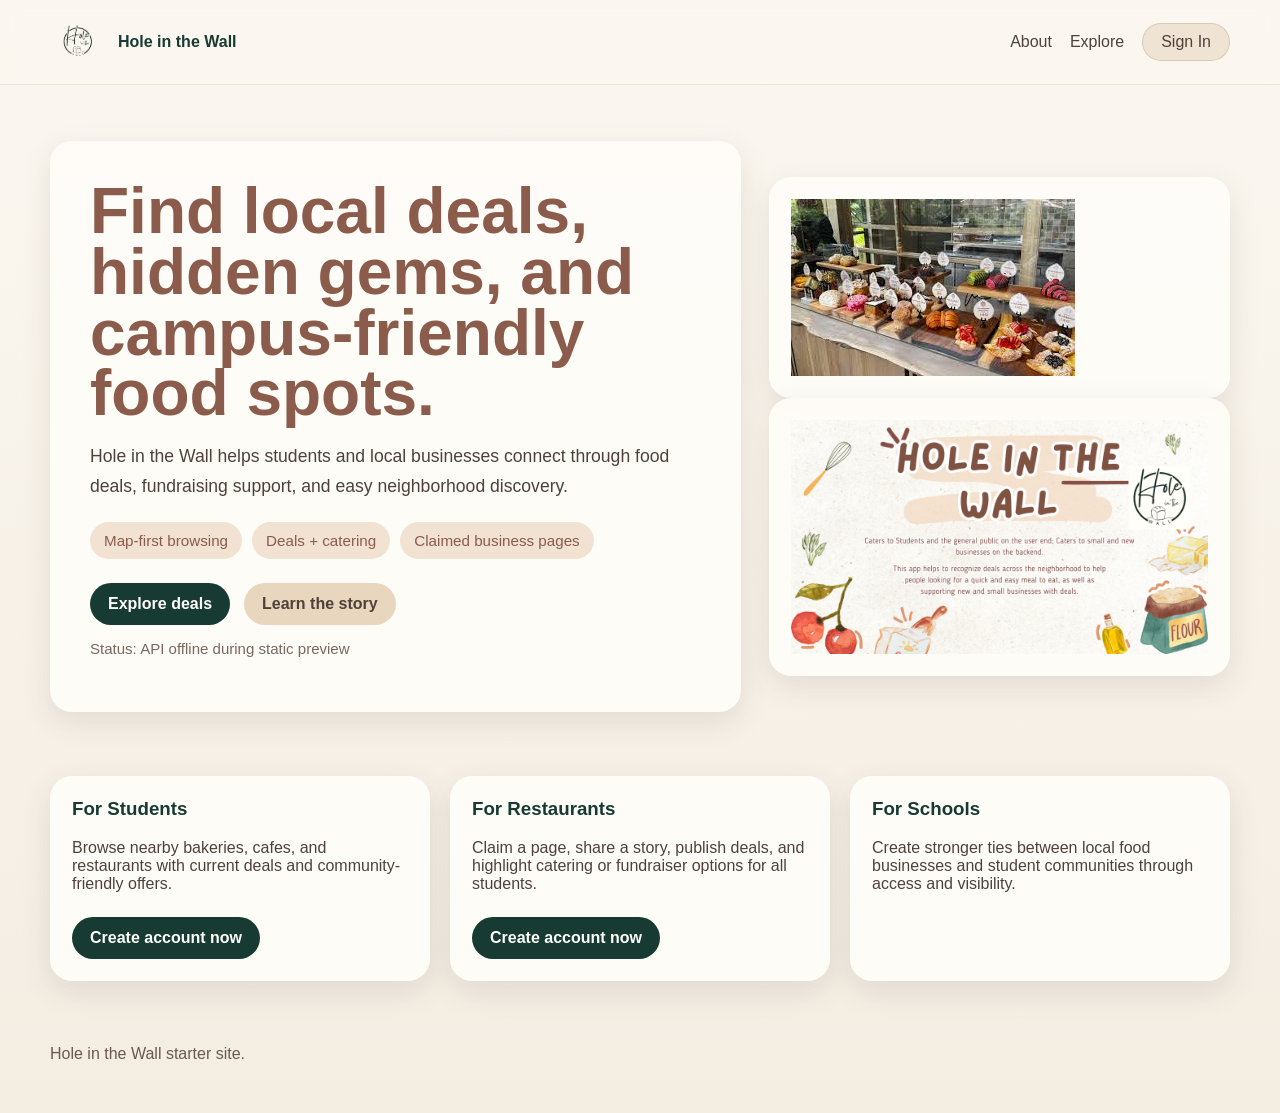
<file: frontend/index.html>
<!DOCTYPE html>
<html lang="en">

<head>
  <meta charset="UTF-8">
  <meta name="viewport" content="width=device-width, initial-scale=1.0">

  <script>
  (function () {
    var h = location.hostname;
    if (h !== 'localhost' && h !== '127.0.0.1') {
      window.APP_API_BASE_OVERRIDE = 'https://hole-in-the-wall.onrender.com/api';
    }
  })();
  </script>

  <title>Hole in the Wall</title>
  <link rel="stylesheet" href="assets/css/styles.css">
</head>

<body>
  <header class="topbar">
    <div class="container nav">
      <a class="brand" href="index.html">
        <img src="assets/images/logo.png" alt="Hole in the Wall logo">
        <span>Hole in the Wall</span>
      </a>
      <nav class="nav-links">
        <a href="about.html">About</a>
        <a href="explore.html">Explore</a>
        <a id="student-dashboard-link" href="customer.html" style="display:none;">My Deals</a>
        <a id="restaurant-portal-link" href="portal.html" style="display:none;">Restaurant Portal</a>
        <a id="profile-link" href="profile.html" class="profile-icon" style="display:none;" title="My profile"
          aria-label="My profile">👤</a>
        <a id="sign-in-link" href="login.html" class="sign-in">Sign In</a>
      </nav>
    </div>
  </header>

  <main>
    <section class="hero">
      <div class="container hero-grid">
        <div class="hero-card">
          <!-- <div class="badge">Student-friendly food discovery</div> -->
          <h1>Find local deals, hidden gems, and campus-friendly food spots.</h1>
          <p class="subtitle">
            Hole in the Wall helps students and local businesses connect through food deals,
            fundraising support, and easy neighborhood discovery.
          </p>
          <div class="badges">
            <span class="badge">Map-first browsing</span>
            <span class="badge">Deals + catering</span>
            <span class="badge">Claimed business pages</span>
          </div>
          <div class="cta-row">
            <a href="explore.html" class="btn btn-primary">Explore deals</a>
            <a href="about.html" class="btn btn-secondary">Learn the story</a>
          </div>
          <p class="helper">Status: <span id="api-status">Checking API...</span></p>
        </div>
        <div class="vertical">
          <div class="card">
            <img src="assets/images/image.jpeg" alt="Theme inspiration collage">
          </div>
          <div class="card">
            <img src="assets/images/theme-inspo.png" alt="Theme inspiration collage">
          </div>
        </div>
      </div>
    </section>

    <section class="section">
      <div class="container grid-3">
        <div class="card">
          <h3>For Students</h3>
          <p>Browse nearby bakeries, cafes, and restaurants with current deals and community-friendly offers.</p>
          <div class="cta-row">
            <a href="signup-student.html" class="btn btn-primary">Create account now</a>
          </div>
        </div>
        <div class="card">
          <h3>For Restaurants</h3>
          <p>Claim a page, share a story, publish deals, and highlight catering or fundraiser options for all students.
          </p>
          <p></p>
          <div class="cta-row">
            <a href="business-inquiry.html" class="btn btn-primary">Create account now</a>
          </div>
        </div>
        <div class="card">
          <h3>For Schools</h3>
          <p>Create stronger ties between local food businesses and student communities through access and visibility.
          </p>
        </div>
      </div>
    </section>
  </main>

  <footer class="footer">
    <div class="container">Hole in the Wall starter site.</div>
  </footer>
  <script src="assets/js/api-config.js?v=1"></script>
  <script src="assets/js/app.js?v=3"></script>
</body>

</html>
</file>
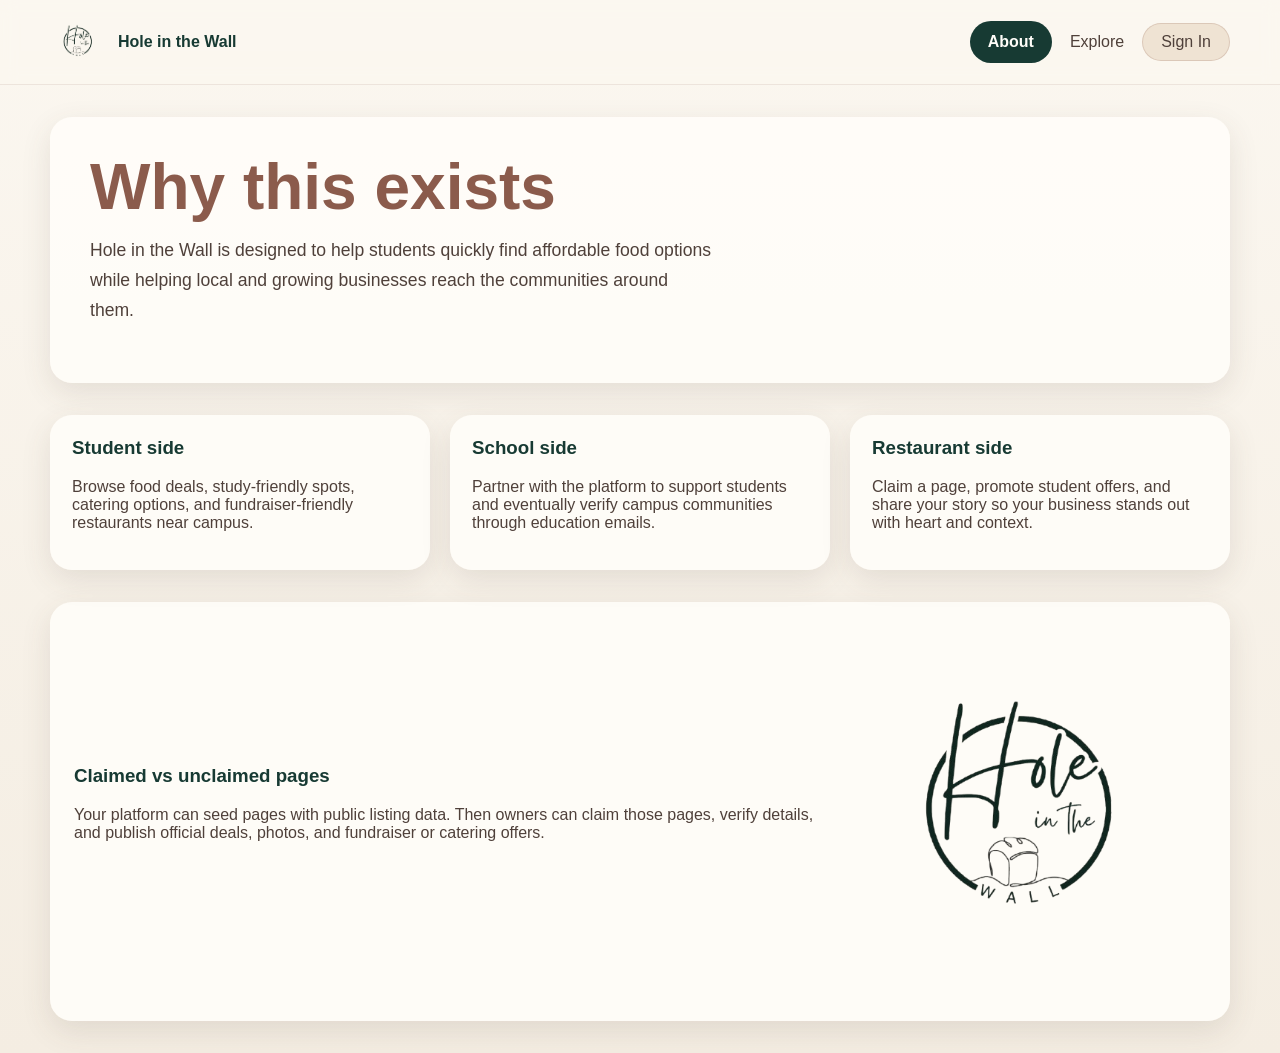
<file: frontend/about.html>
<!DOCTYPE html>
<html lang="en">

<head>
  <meta charset="UTF-8">
  <meta name="viewport" content="width=device-width, initial-scale=1.0">

  <script>
  (function () {
    var h = location.hostname;
    if (h !== 'localhost' && h !== '127.0.0.1') {
      window.APP_API_BASE_OVERRIDE = 'https://hole-in-the-wall.onrender.com/api';
    }
  })();
  </script>

  <title>About | Hole in the Wall</title>
  <link rel="stylesheet" href="assets/css/styles.css">
</head>

<body>
  <header class="topbar">
    <div class="container nav">
      <a class="brand" href="index.html">
        <img src="assets/images/logo.png" alt="Hole in the Wall logo">
        <span>Hole in the Wall</span>
      </a>
      <nav class="nav-links">
        <a href="about.html" class="btn btn-primary">About</a>
        <a href="explore.html">Explore</a>
        <a id="student-dashboard-link" href="customer.html" style="display:none;">My deals</a>
        <a id="restaurant-portal-link" href="portal.html" style="display:none;">Restaurant Portal</a>
        <a id="profile-link" href="profile.html" class="profile-icon" style="display:none;" title="My profile"
          aria-label="My profile">👤</a>
        <a id="sign-in-link" href="login.html" class="sign-in">Sign In</a>
      </nav>
    </div>
  </header>

  <main class="section">
    <div class="container">
      <div class="hero-card">
        <h1 class="page-title">Why this exists</h1>
        <p class="subtitle">
          Hole in the Wall is designed to help students quickly find affordable food options while helping local and
          growing businesses reach the communities around them.
        </p>
      </div>

      <div class="section grid-3">
        <div class="card">
          <h3>Student side</h3>
          <p>Browse food deals, study-friendly spots, catering options, and fundraiser-friendly restaurants near campus.
          </p>
        </div>
        <div class="card">
          <h3>School side</h3>
          <p>Partner with the platform to support students and eventually verify campus communities through education
            emails.</p>
        </div>
        <div class="card">
          <h3>Restaurant side</h3>
          <p>Claim a page, promote student offers, and share your story so your business stands out with heart and
            context.</p>
        </div>
      </div>

      <div class="card info-banner">
        <div>
          <h3>Claimed vs unclaimed pages</h3>
          <p>
            Your platform can seed pages with public listing data. Then owners can claim those pages,
            verify details, and publish official deals, photos, and fundraiser or catering offers.
          </p>
        </div>
        <img src="assets/images/logo.png" alt="Logo preview">
      </div>
    </div>
  </main>
  <script src="assets/js/api-config.js?v=1"></script>
  <script src="assets/js/app.js?v=3"></script>
</body>

</html>
</file>
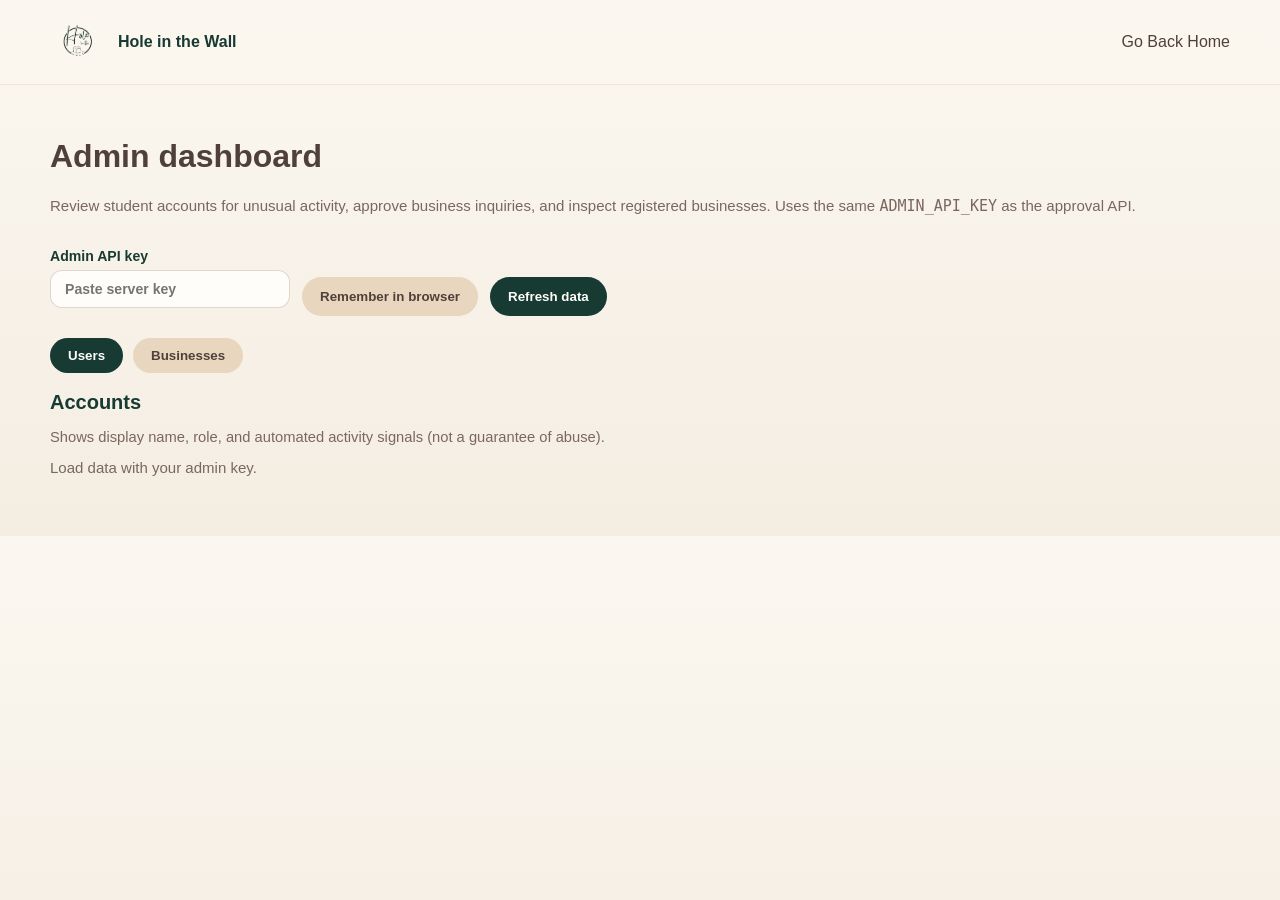
<file: frontend/admin.html>
<!DOCTYPE html>
<html lang="en">

<head>
  <meta charset="UTF-8">
  <meta name="viewport" content="width=device-width, initial-scale=1.0">

  <script>
    (function () {
      var h = location.hostname;
      if (h !== 'localhost' && h !== '127.0.0.1') {
        window.APP_API_BASE_OVERRIDE = 'https://hole-in-the-wall.onrender.com/api';
      }
    })();
  </script>

  <title>Admin | Hole in the Wall</title>
  <link rel="stylesheet" href="assets/css/styles.css">
</head>

<body>
  <header class="topbar">
    <div class="container nav">
      <a class="brand" href="index.html">
        <img src="assets/images/logo.png" alt="Hole in the Wall logo">
        <span>Hole in the Wall</span>
      </a>
      <nav class="nav-links">
        <a href="index.html">Go Back Home</a>
      </nav>
    </div>
  </header>

  <main class="container section">
    <h1>Admin dashboard</h1>
    <p class="helper">Review student accounts for unusual activity, approve business inquiries, and inspect
      registered businesses. Uses the same <code>ADMIN_API_KEY</code> as the approval API.</p>

    <div class="admin-toolbar">
      <label>
        Admin API key
        <input type="password" id="admin-api-key" autocomplete="off" placeholder="Paste server key">
      </label>
      <button type="button" class="btn btn-secondary" id="admin-save-key">Remember in browser</button>
      <button type="button" class="btn btn-primary" id="admin-refresh">Refresh data</button>
    </div>
    <p id="admin-message" class="helper" aria-live="polite"></p>

    <div class="admin-tabs" role="tablist">
      <button type="button" class="admin-tab active" data-tab="users" role="tab" aria-selected="true">Users</button>
      <button type="button" class="admin-tab" data-tab="businesses" role="tab" aria-selected="false">Businesses</button>
    </div>

    <section id="panel-users" class="admin-section" role="tabpanel">
      <h2>Accounts</h2>
      <p class="small">Shows display name, role, and automated activity signals (not a guarantee of abuse).</p>
      <div id="users-loading" class="helper">Load data with your admin key.</div>
      <div class="admin-table-wrap" id="users-table-wrap" hidden>
        <table class="admin-table" id="users-table">
          <thead>
            <tr>
              <th>Name</th>
              <th>Role</th>
              <th>Activity check</th>
            </tr>
          </thead>
          <tbody id="users-tbody"></tbody>
        </table>
      </div>
    </section>

    <section id="panel-businesses" class="admin-section" role="tabpanel" hidden>
      <h2>Create unclaimed listing</h2>
      <p class="small">Add a business you already know about (Yelp-style). It will show as <strong>unclaimed</strong> until an owner account claims it.</p>
      <form id="admin-create-unclaimed" class="card" style="margin:12px 0 18px;">
        <div class="grid" style="display:grid;grid-template-columns:repeat(auto-fit,minmax(220px,1fr));gap:12px;">
          <label>Business name
            <input id="admin-biz-name" type="text" required placeholder="Uncle Chuang's Bakery">
          </label>
          <label>Category
            <select id="admin-biz-category">
              <option>Restaurant</option>
              <option>Bakery</option>
              <option>Cafe</option>
              <option>Catering</option>
              <option>Late Night</option>
            </select>
          </label>
          <label>Phone
            <input id="admin-biz-phone" type="tel" placeholder="(909) 468-1075">
          </label>
        </div>

        <label style="margin-top:12px;">Address
          <input id="admin-biz-address" type="text" required placeholder="3580 W Temple Ave suite g, Pomona, CA 91768">
        </label>
        <p class="small" id="admin-address-geocode-hint">Type at least three characters, then pick an address suggestion to save coordinates.</p>
        <ul id="admin-address-suggestions" class="portal-address-suggestions" role="listbox" hidden></ul>

        <div class="grid" style="display:grid;grid-template-columns:repeat(auto-fit,minmax(160px,1fr));gap:12px;margin-top:12px;">
          <label>Latitude (optional)
            <input id="admin-biz-lat" type="number" step="any" placeholder="34.0">
          </label>
          <label>Longitude (optional)
            <input id="admin-biz-lng" type="number" step="any" placeholder="-117.7">
          </label>
        </div>

        <label style="margin-top:12px;">Deal summary (shows on listing)
          <input id="admin-biz-deal-summary" type="text" placeholder="10% off all purchases with a student ID">
        </label>

        <label style="margin-top:12px;">Offer types
          <div class="checkbox-row">
            <label><input type="checkbox" class="admin-offer-type" value="deals" checked> Deals</label>
            <label><input type="checkbox" class="admin-offer-type" value="catering"> Catering</label>
            <label><input type="checkbox" class="admin-offer-type" value="fundraising"> Fundraising</label>
          </div>
        </label>

        <label style="margin-top:12px;">Create an initial deal post (optional)
          <div class="checkbox-row">
            <label><input type="checkbox" id="admin-create-deal" checked> Yes, add a deal post</label>
          </div>
        </label>

        <div id="admin-deal-fields" style="margin-top:10px;">
          <label>Deal title
            <input id="admin-deal-title" type="text" placeholder="10% off with student ID">
          </label>
          <label style="margin-top:10px;">Deal details
            <textarea id="admin-deal-description" rows="3" placeholder="10% off all purchases with a student ID. Ongoing."></textarea>
          </label>
        </div>

        <div class="cta-row" style="margin-top:12px;">
          <button type="submit" class="btn btn-primary">Create listing</button>
        </div>
        <p id="admin-create-msg" class="helper"></p>
      </form>

      <h2>Awaiting approval</h2>
      <p class="small">New inquiries appear here first. Approving sends the onboarding email with a code.</p>
      <div id="pending-wrap" class="admin-panels"></div>

      <h2>Onboarding in progress</h2>
      <p class="small">Approved inquiries where the restaurant has not finished creating an account yet.</p>
      <div id="awaiting-wrap" class="admin-panels"></div>

      <h2>Registered businesses</h2>
      <p class="small">Full listing with owner contact and deal (post) counts.</p>
      <div id="biz-loading" class="helper"></div>
      <div id="biz-grid" class="admin-panels"></div>
    </section>
  </main>

  <div id="admin-toast-root" class="admin-toast-root" aria-live="polite" aria-relevant="additions"></div>

  <script src="assets/js/api-config.js"></script>
  <script src="assets/js/admin.js"></script>
</body>

</html>
</file>
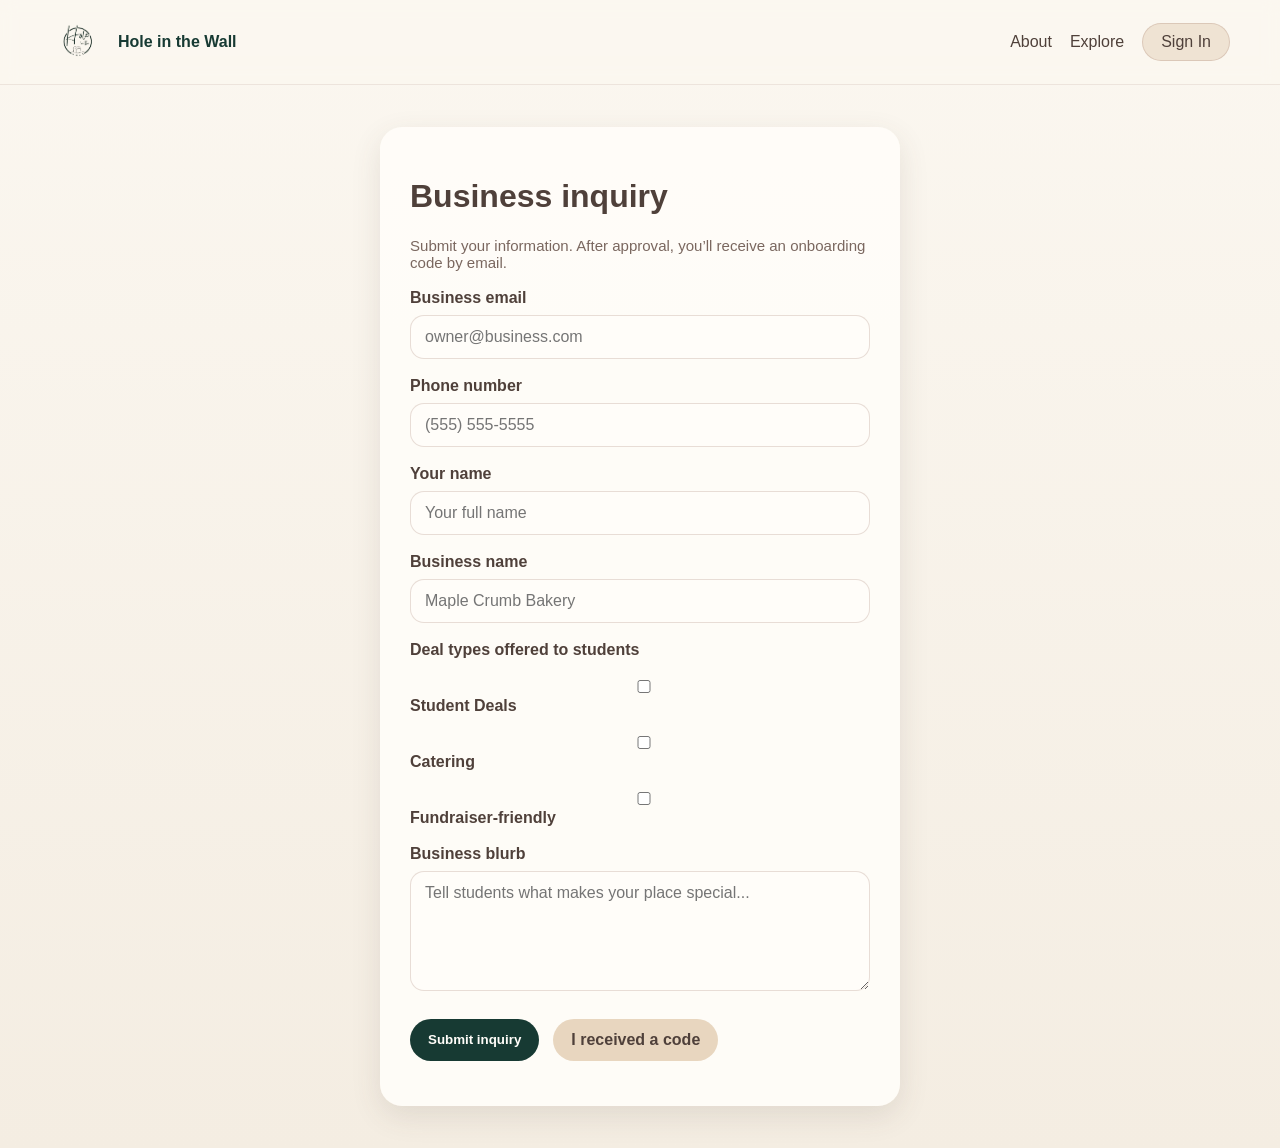
<file: frontend/business-inquiry.html>
<!DOCTYPE html>
<html lang="en">

<head>
  <meta charset="UTF-8">
  <meta name="viewport" content="width=device-width, initial-scale=1.0">

  <script>
  (function () {
    var h = location.hostname;
    if (h !== 'localhost' && h !== '127.0.0.1') {
      window.APP_API_BASE_OVERRIDE = 'https://hole-in-the-wall.onrender.com/api';
    }
  })();
  </script>

  <title>Business Inquiry | Hole in the Wall</title>
  <link rel="stylesheet" href="assets/css/styles.css">
</head>

<body>
  <header class="topbar">
    <div class="container nav">
      <a class="brand" href="index.html">
        <img src="assets/images/logo.png" alt="Hole in the Wall logo">
        <span>Hole in the Wall</span>
      </a>
      <nav class="nav-links">
        <a href="about.html">About</a>
        <a href="explore.html">Explore</a>
        <a href="login.html" class="sign-in">Sign In</a>
      </nav>
    </div>
  </header>

  <main class="auth-wrap container">
    <div class="auth-card">
      <h1>Business inquiry</h1>
      <p class="helper">Submit your information. After approval, you’ll receive an onboarding code by email.</p>

      <form id="business-inquiry-form">
        <label for="biz-email">Business email</label>
        <input id="biz-email" type="email" placeholder="owner@business.com" required>

        <label for="biz-phone">Phone number</label>
        <input id="biz-phone" type="text" placeholder="(555) 555-5555" required>

        <label for="inquirer-name">Your name</label>
        <input id="inquirer-name" type="text" placeholder="Your full name" required>

        <label for="business-name">Business name</label>
        <input id="business-name" type="text" placeholder="Maple Crumb Bakery" required>

        <label>Deal types offered to students</label>
        <div class="checkbox-row">
          <label><input type="checkbox" class="deal-type" value="Student Deals"> Student Deals</label>
          <label><input type="checkbox" class="deal-type" value="Catering"> Catering</label>
          <label><input type="checkbox" class="deal-type" value="Fundraiser-friendly"> Fundraiser-friendly</label>
        </div>

        <label for="biz-blurb">Business blurb</label>
        <textarea id="biz-blurb" placeholder="Tell students what makes your place special..."></textarea>

        <div class="cta-row">
          <button class="btn btn-primary" type="submit">Submit inquiry</button>
          <a class="btn btn-secondary" href="business-onboarding.html" style="text-decoration:none;">I received a
            code</a>
        </div>
      </form>

      <p id="auth-message" class="helper"></p>
    </div>
  </main>

  <script src="assets/js/api-config.js?v=1"></script>
  <script src="assets/js/business-inquiry.js?v=1"></script>
</body>

</html>
</file>
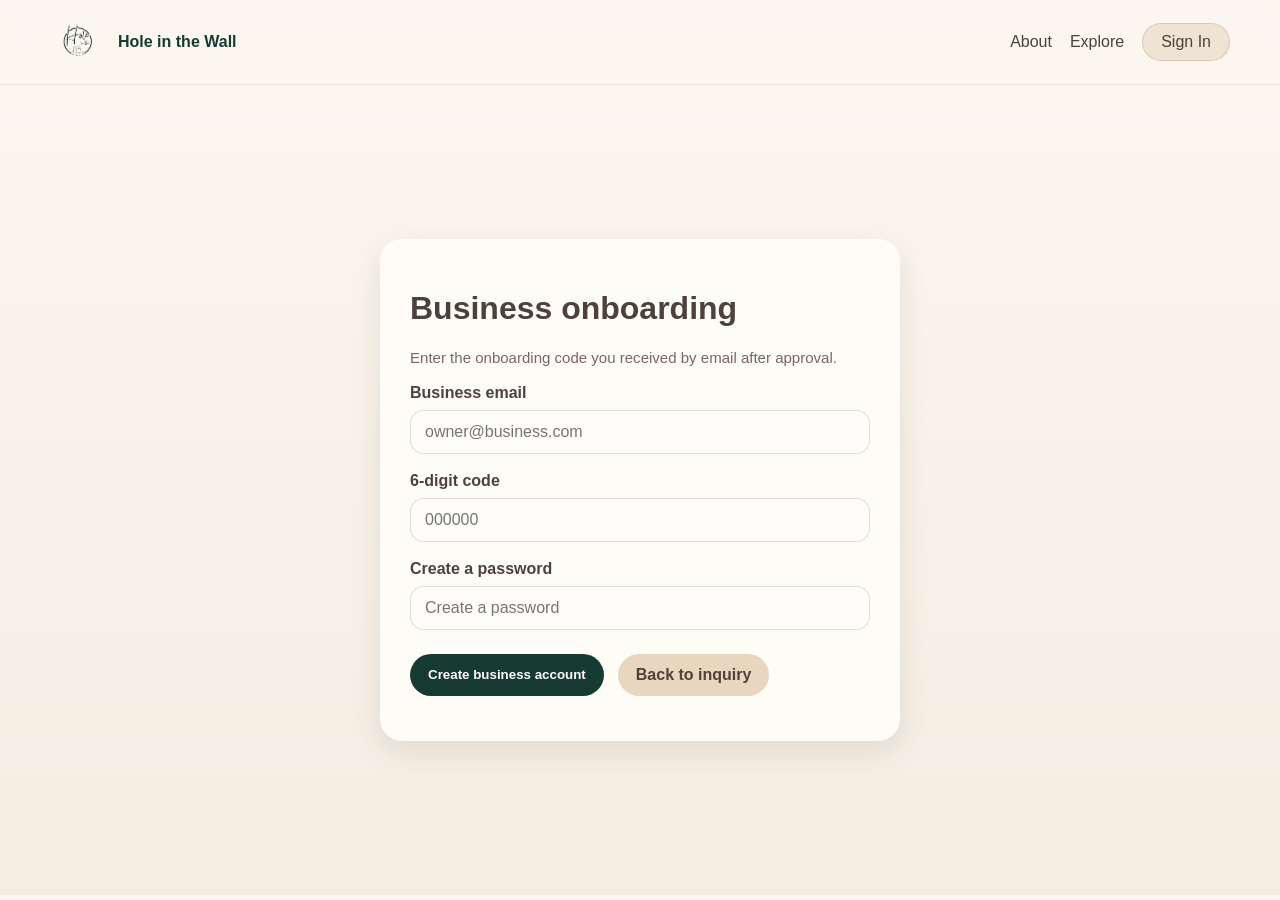
<file: frontend/business-onboarding.html>
<!DOCTYPE html>
<html lang="en">

<head>
  <meta charset="UTF-8">
  <meta name="viewport" content="width=device-width, initial-scale=1.0">

  <script>
  (function () {
    var h = location.hostname;
    if (h !== 'localhost' && h !== '127.0.0.1') {
      window.APP_API_BASE_OVERRIDE = 'https://hole-in-the-wall.onrender.com/api';
    }
  })();
  </script>

  <title>Business Onboarding | Hole in the Wall</title>
  <link rel="stylesheet" href="assets/css/styles.css">
</head>

<body>
  <header class="topbar">
    <div class="container nav">
      <a class="brand" href="index.html">
        <img src="assets/images/logo.png" alt="Hole in the Wall logo">
        <span>Hole in the Wall</span>
      </a>
      <nav class="nav-links">
        <a href="about.html">About</a>
        <a href="explore.html">Explore</a>
        <a href="login.html" class="sign-in">Sign In</a>
      </nav>
    </div>
  </header>

  <main class="auth-wrap container">
    <div class="auth-card">
      <h1>Business onboarding</h1>
      <p class="helper">Enter the onboarding code you received by email after approval.</p>

      <form id="business-onboarding-form">
        <label for="biz-onboard-email">Business email</label>
        <input id="biz-onboard-email" type="email" placeholder="owner@business.com" required>

        <label for="biz-onboard-code">6-digit code</label>
        <input id="biz-onboard-code" type="text" inputmode="numeric" pattern="^[0-9]{6}$" placeholder="000000" required>

        <label for="biz-onboard-password">Create a password</label>
        <input id="biz-onboard-password" type="password" placeholder="Create a password" required>

        <div class="cta-row">
          <button class="btn btn-primary" type="submit">Create business account</button>
          <a class="btn btn-secondary" href="business-inquiry.html" style="text-decoration:none;">Back to inquiry</a>
        </div>
      </form>

      <p id="auth-message" class="helper"></p>
    </div>
  </main>

  <script src="assets/js/api-config.js?v=1"></script>
  <script src="assets/js/business-onboarding.js?v=1"></script>
</body>

</html>
</file>
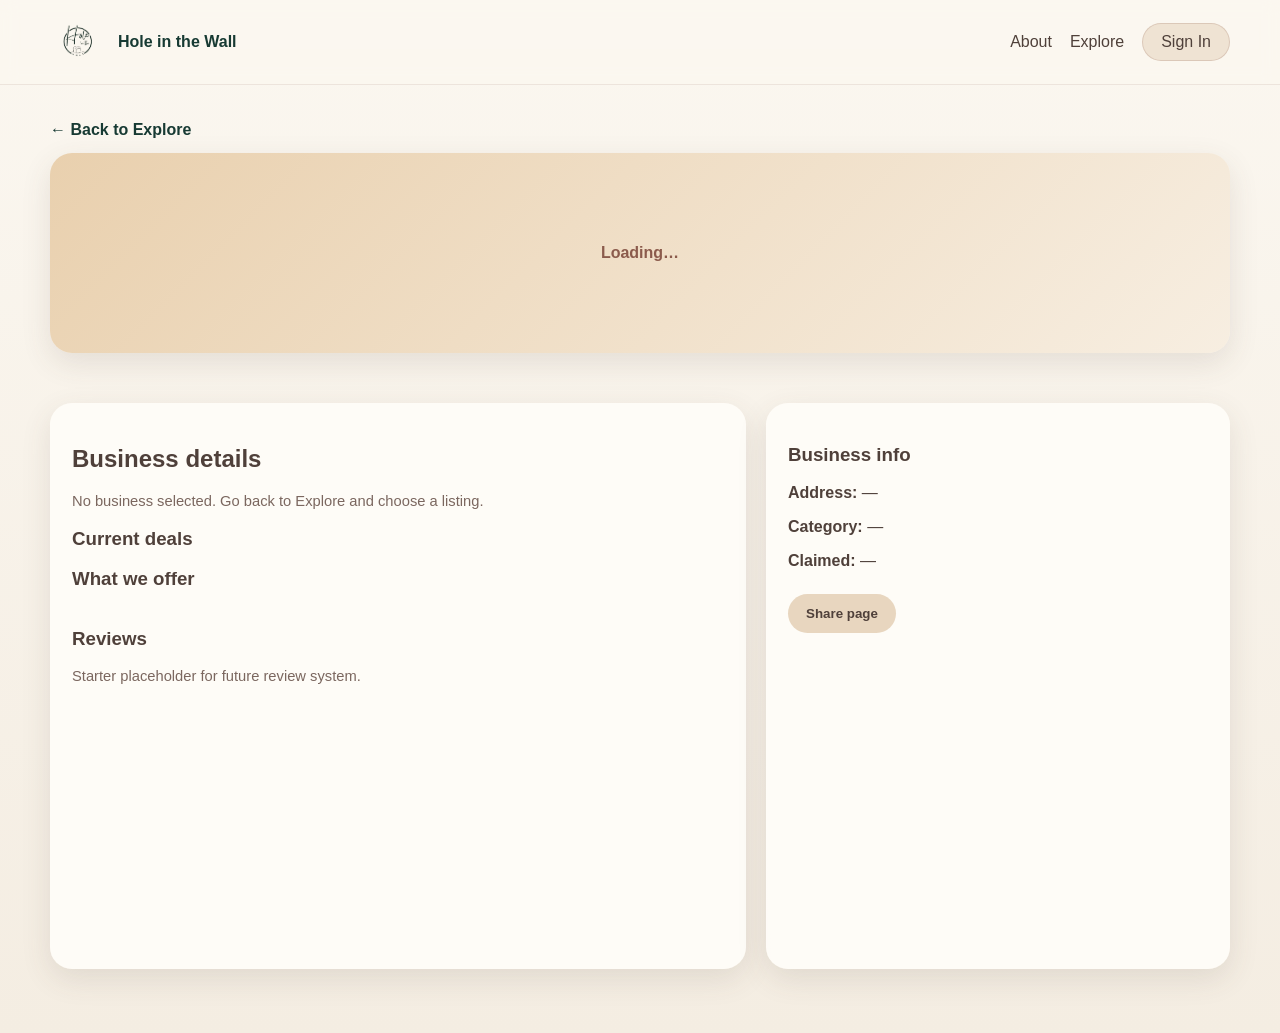
<file: frontend/business.html>
<!DOCTYPE html>
<html lang="en">

<head>
  <meta charset="UTF-8">
  <meta name="viewport" content="width=device-width, initial-scale=1.0">

  <script>
  (function () {
    var h = location.hostname;
    if (h !== 'localhost' && h !== '127.0.0.1') {
      window.APP_API_BASE_OVERRIDE = 'https://hole-in-the-wall.onrender.com/api';
    }
  })();
  </script>

  <title>Business Details | Hole in the Wall</title>
  <link rel="stylesheet" href="assets/css/styles.css">
</head>

<body>
  <header class="topbar">
    <div class="container nav">
      <a class="brand" href="index.html">
        <img src="assets/images/logo.png" alt="Hole in the Wall logo">
        <span>Hole in the Wall</span>
      </a>
      <nav class="nav-links">
        <a href="about.html">About</a>
        <a href="explore.html">Explore</a>
        <a id="student-dashboard-link" href="customer.html" style="display:none;">My Deals</a>
        <a id="restaurant-portal-link" href="portal.html" style="display:none;">Restaurant Portal</a>
        <a id="profile-link" href="profile.html" class="profile-icon" style="display:none;" title="My profile"
          aria-label="My profile">👤</a>
        <a id="sign-in-link" href="login.html" class="sign-in">Sign In</a>
      </nav>
    </div>
  </header>

  <main class="container section">
    <a id="back-to-explore" class="back-link" href="explore.html">← Back to Explore</a>
    <div id="business-hero" class="business-hero business-hero-empty" aria-label="Business photos">Loading…</div>
    <div class="detail-layout section">
      <section class="panel story-box">
        <div id="business-meta" class="meta"></div>
        <h1 id="business-name">Business details</h1>
        <p id="business-story" class="small">Loading business information...</p>

        <h3>Current deals</h3>
        <div id="business-deals"></div>

        <h3>What we offer</h3>
        <div id="business-offers" class="meta"></div>

        <h3>Reviews</h3>
        <p class="small">Starter placeholder for future review system.</p>
      </section>

      <aside class="panel sidebar-box">
        <h3>Business info</h3>
        <p><strong>Address:</strong> <span id="business-address">—</span></p>
        <p><strong>Category:</strong> <span id="business-category">—</span></p>
        <p><strong>Claimed:</strong> <span id="business-claimed">—</span></p>
        <p id="business-website-wrap" hidden><strong>Website:</strong>
          <a id="business-website" href="#" target="_blank" rel="noopener"></a></p>
        <p id="business-phone-wrap" hidden><strong>Phone:</strong> <a id="business-phone" href="#"></a></p>
        <p id="business-email-wrap" hidden><strong>Message:</strong> <a id="business-email" href="mailto:"></a></p>
        <div class="cta-row">
          <button type="button" class="btn btn-secondary" id="share-business-btn">Share page</button>
        </div>
      </aside>
    </div>
  </main>
  <script src="assets/js/api-config.js?v=1"></script>
  <script src="assets/js/app.js?v=3"></script>
  <script src="assets/js/business-detail.js?v=4"></script>
</body>

</html>
</file>
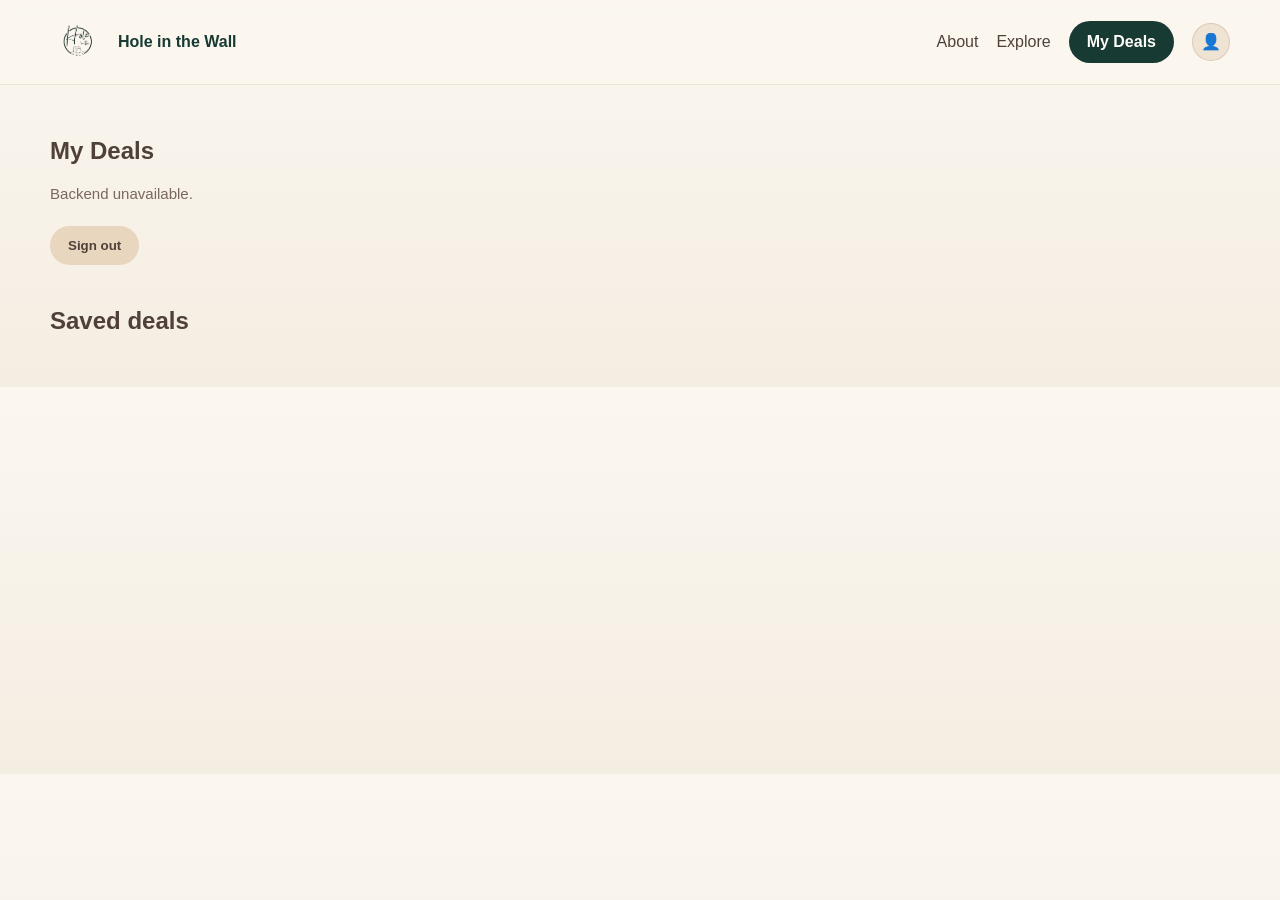
<file: frontend/customer.html>
<!DOCTYPE html>
<html lang="en">

<head>
  <meta charset="UTF-8">
  <meta name="viewport" content="width=device-width, initial-scale=1.0">

  <script>
    (function () {
      var h = location.hostname;
      if (h !== 'localhost' && h !== '127.0.0.1') {
        window.APP_API_BASE_OVERRIDE = 'https://hole-in-the-wall.onrender.com/api';
      }
    })();
  </script>

  <title>My Deals | Hole in the Wall</title>
  <link rel="stylesheet" href="assets/css/styles.css">
</head>

<body>
  <header class="topbar">
    <div class="container nav">
      <a class="brand" href="index.html">
        <img src="assets/images/logo.png" alt="Hole in the Wall logo">
        <span>Hole in the Wall</span>
      </a>
      <nav class="nav-links">
        <a href="about.html">About</a>
        <a href="explore.html">Explore</a>
        <a href="customer.html" class="btn btn-primary">My Deals</a>
        <a href="profile.html" class="profile-icon" title="My profile" aria-label="My profile">👤</a>
      </nav>
    </div>
  </header>

  <main class="container section">
    <div class="customer-layout">
      <section class="panel">
        <h1>My Deals</h1>
        <p id="customer-message" class="helper"></p>

        <div class="cta-row">
          <button id="logout-btn" class="btn btn-secondary" type="button">Sign out</button>
        </div>
      </section>

      <section class="panel">
        <h2>Saved deals</h2>
        <div id="saved-deals-list"></div>
      </section>
    </div>
  </main>

  <script src="assets/js/api-config.js?v=1"></script>
  <script src="assets/js/customer.js?v=1"></script>
</body>

</html>
</file>
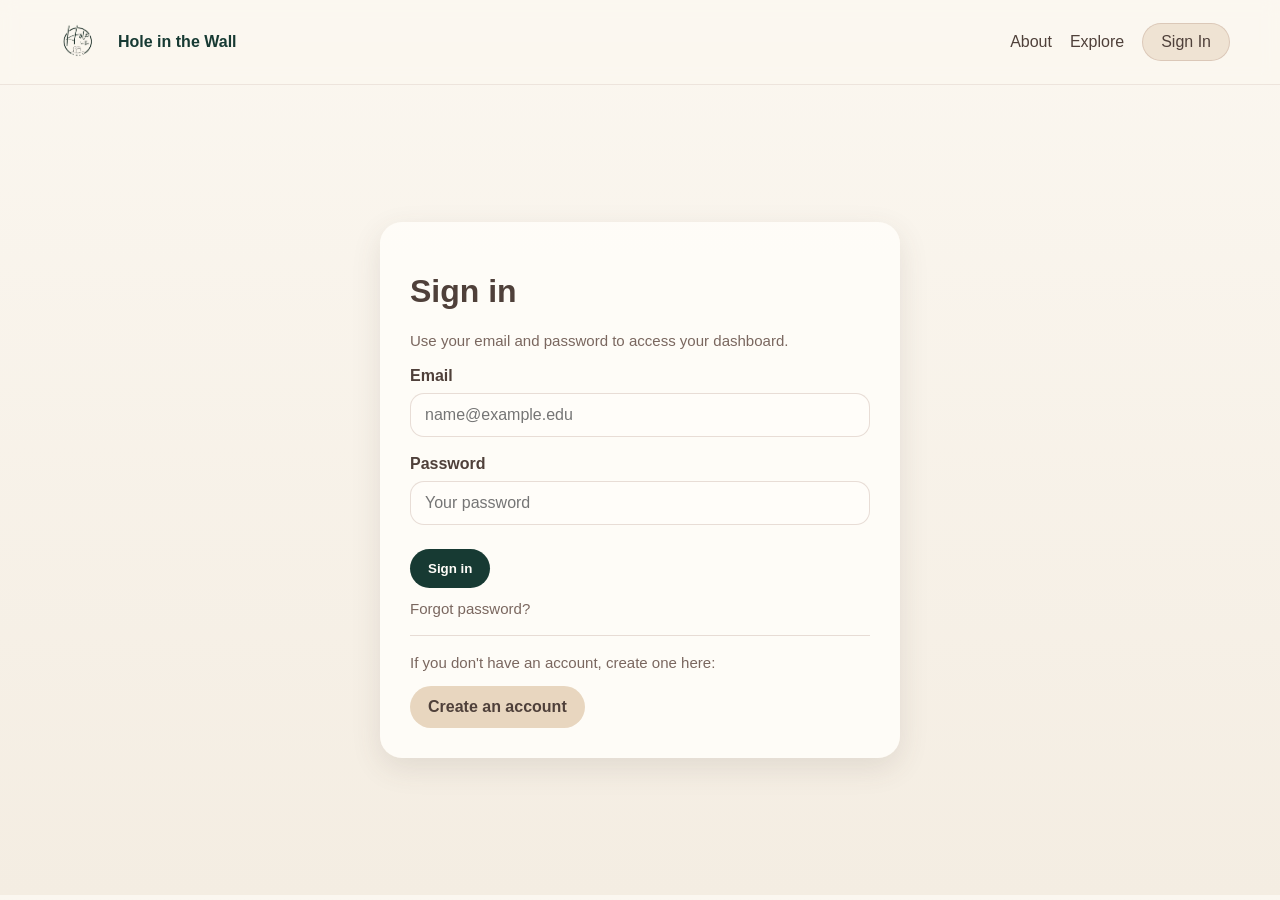
<file: frontend/login.html>
<!DOCTYPE html>
<html lang="en">

<head>
  <meta charset="UTF-8">
  <meta name="viewport" content="width=device-width, initial-scale=1.0">

  <script>
  (function () {
    var h = location.hostname;
    if (h !== 'localhost' && h !== '127.0.0.1') {
      window.APP_API_BASE_OVERRIDE = 'https://hole-in-the-wall.onrender.com/api';
    }
  })();
  </script>

  <title>Sign In | Hole in the Wall</title>
  <link rel="stylesheet" href="assets/css/styles.css">
</head>

<body>
  <header class="topbar">
    <div class="container nav">
      <a class="brand" href="index.html">
        <img src="assets/images/logo.png" alt="Hole in the Wall logo">
        <span>Hole in the Wall</span>
      </a>
      <nav class="nav-links">
        <a href="about.html">About</a>
        <a href="explore.html">Explore</a>
        <a href="login.html" class="sign-in">Sign In</a>
      </nav>
    </div>
  </header>

  <main class="auth-wrap container">
    <div class="auth-card">
      <h1>Sign in</h1>
      <p class="helper">Use your email and password to access your dashboard.</p>

      <form id="login-form">
        <label for="email">Email</label>
        <input id="email" type="email" placeholder="name@example.edu" required>

        <label for="password">Password</label>
        <input id="password" type="password" placeholder="Your password" required>
        <p id="auth-message" class="helper"></p>

        <div class="cta-row">
          <button class="btn btn-primary" type="submit">Sign in</button>
        </div>

        <p class="helper" style="margin-top:12px;">
          <a href="reset-password.html">Forgot password?</a>
        </p>

        <hr style="margin:18px 0; border:0; border-top:1px solid rgba(139, 91, 76, 0.2);" />
        <p class="helper">If you don't have an account, create one here:</p>
        <div class="cta-row" style="margin-top:10px;">
          <a href="signup.html" class="btn btn-secondary">Create an account</a>
        </div>
      </form>
    </div>
  </main>

  <script src="assets/js/api-config.js?v=1"></script>
  <script src="assets/js/login.js?v=1"></script>
</body>

</html>
</file>
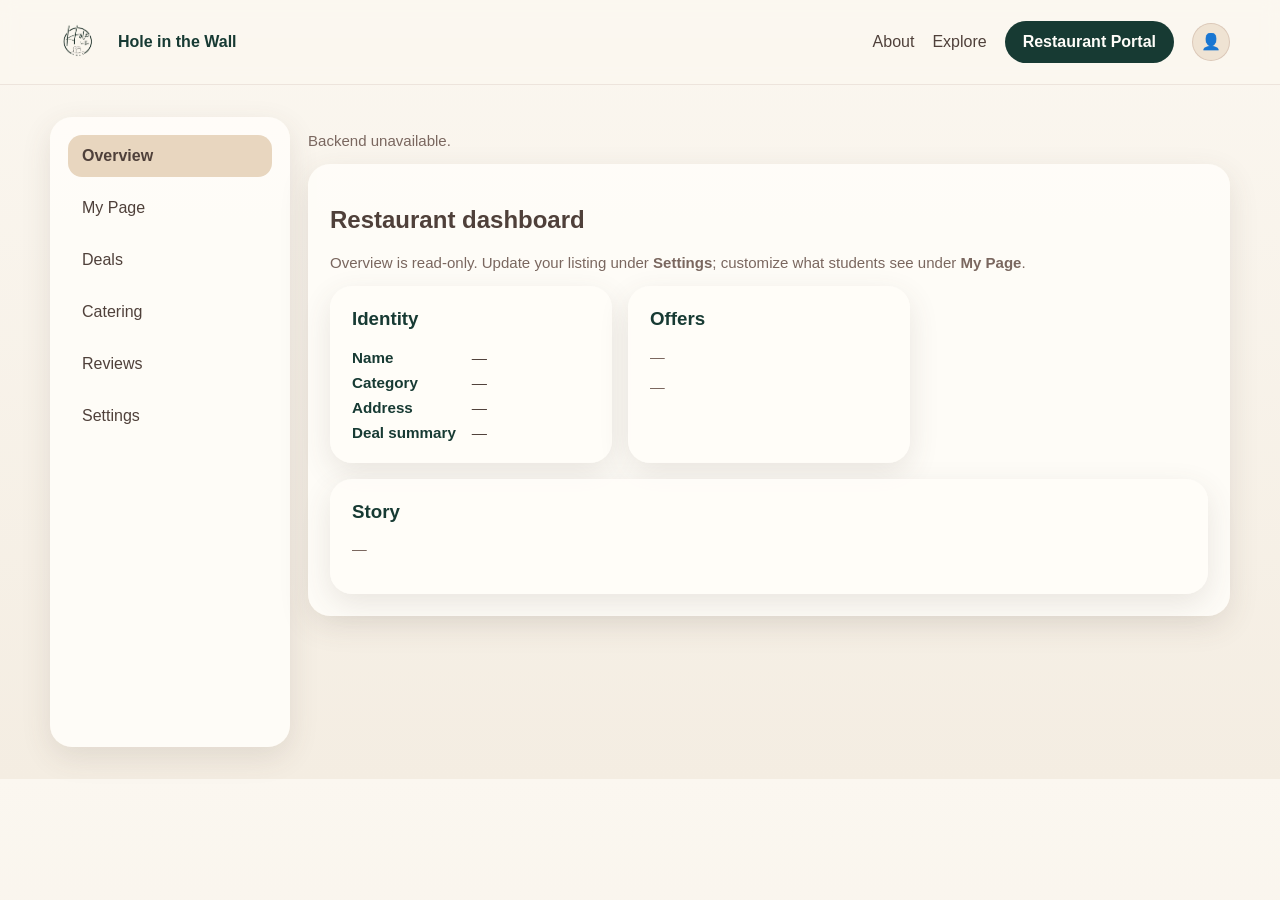
<file: frontend/portal.html>
<!DOCTYPE html>
<html lang="en">

<head>
  <meta charset="UTF-8">
  <meta name="viewport" content="width=device-width, initial-scale=1.0">

  <script>
  (function () {
    var h = location.hostname;
    if (h !== 'localhost' && h !== '127.0.0.1') {
      window.APP_API_BASE_OVERRIDE = 'https://hole-in-the-wall.onrender.com/api';
    }
  })();
  </script>

  <title>Business Portal | Hole in the Wall</title>
  <link rel="stylesheet" href="assets/css/styles.css">
</head>

<body>
  <header class="topbar">
    <div class="container nav">
      <a class="brand" href="index.html">
        <img src="assets/images/logo.png" alt="Hole in the Wall logo">
        <span>Hole in the Wall</span>
      </a>
      <nav class="nav-links">
        <a href="about.html">About</a>
        <a href="explore.html">Explore</a>
        <a href="portal.html" class="btn btn-primary">Restaurant Portal</a>
        <a href="profile.html" class="profile-icon" title="My profile" aria-label="My profile">👤</a>
      </nav>
    </div>
  </header>

  <main class="container section">
    <div class="portal-layout">
      <aside class="panel sidebar-nav">
        <a href="#" class="portal-nav active" data-panel="overview">Overview</a>
        <a href="#" class="portal-nav" data-panel="my-page">My Page</a>
        <a href="#" class="portal-nav" data-panel="deals">Deals</a>
        <a href="#" class="portal-nav" data-panel="catering">Catering</a>
        <a href="#" class="portal-nav" data-panel="reviews">Reviews</a>
        <a href="#" class="portal-nav" data-panel="settings">Settings</a>
      </aside>

      <div class="portal-sections">
        <p id="portal-banner" class="helper portal-banner" hidden></p>
        <p id="portal-message" class="helper portal-global-msg"></p>

        <!-- Overview: read-only snapshot -->
        <section id="panel-overview" class="panel portal-section portal-panel">
          <h1>Restaurant dashboard</h1>
          <p class="helper">Overview is read-only. Update your listing under <strong>Settings</strong>; customize what
            students see under <strong>My Page</strong>.</p>

          <div id="overview-empty" class="card" hidden>
            <p><strong>No business profile yet.</strong> Go to <a href="#" class="portal-jump-settings">Settings</a>
              to create your listing.</p>
          </div>

          <div id="overview-filled" class="portal-overview-grid" hidden>
            <div class="card portal-overview-card">
              <h3>Identity</h3>
              <dl class="portal-dl">
                <dt>Name</dt><dd id="ov-name">—</dd>
                <dt>Category</dt><dd id="ov-category">—</dd>
                <dt>Address</dt><dd id="ov-address">—</dd>
                <dt>Deal summary</dt><dd id="ov-deal-summary">—</dd>
              </dl>
            </div>
            <div class="card portal-overview-card">
              <h3>Offers</h3>
              <p id="ov-offer-types" class="small">—</p>
              <p id="ov-deal-focus" class="small">—</p>
            </div>
            <div class="card portal-overview-card portal-overview-wide">
              <h3>Story</h3>
              <p id="ov-story" class="small portal-pre-wrap">—</p>
            </div>
          </div>
        </section>

        <!-- My Page: student-facing preview + public fields -->
        <section id="panel-my-page" class="panel portal-section portal-panel" hidden>
          <h2>My Page</h2>
          <p class="helper">Preview matches what students see from the map. Save changes to update the live listing.</p>

          <div id="my-page-needs-business" class="card" hidden>
            <p>Create a business in <a href="#" class="portal-jump-settings">Settings</a> first.</p>
          </div>

          <div id="my-page-editor" class="portal-my-page-split" hidden>
            <div class="portal-preview-column">
              <h3 class="portal-subhead">Student preview</h3>
              <div id="portal-live-preview" class="portal-live-preview" aria-label="Live preview of public page"></div>
              <p class="small"><a id="portal-open-public" href="#" target="_blank" rel="noopener">Open public page</a></p>
            </div>
            <div class="portal-form-column">
              <h3 class="portal-subhead">Gallery &amp; contact</h3>
              <form id="my-page-form">
                <label for="mp-gallery">Gallery image URLs (one per line, HTTPS)</label>
                <textarea id="mp-gallery" rows="5" placeholder="https://example.com/photo1.jpg"></textarea>

                <label for="mp-website">Website</label>
                <input id="mp-website" type="url" placeholder="https://yourrestaurant.com">

                <label for="mp-phone">Phone</label>
                <input id="mp-phone" type="tel" placeholder="+1 555 0100">

                <label for="mp-contact-email">Public contact email</label>
                <input id="mp-contact-email" type="email" placeholder="hello@yourrestaurant.com">

                <label class="checkbox-row portal-checkbox-full">
                  <input type="checkbox" id="mp-allow-email"> Show contact email on my public page (students can tap to
                  email)
                </label>

                <div class="cta-row">
                  <button type="submit" class="btn btn-primary">Save My Page</button>
                </div>
                <p id="my-page-msg" class="helper"></p>
              </form>
            </div>
          </div>
        </section>

        <!-- Deals -->
        <section id="panel-deals" class="panel portal-section portal-panel" hidden>
          <h2>Deals</h2>
          <p class="helper">Manage posts students see on your listing. Add photos as image URLs (optional).</p>

          <div id="deals-needs-business" class="card" hidden>
            <p>Create a business in <a href="#" class="portal-jump-settings">Settings</a> first.</p>
          </div>

          <div id="deals-workspace" hidden>
            <div class="cta-row portal-deals-toolbar">
              <button type="button" class="btn btn-primary" id="deal-new-btn">New deal post</button>
            </div>

            <div id="deals-grid" class="portal-deals-grid"></div>

            <div id="deal-editor-card" class="card portal-deal-editor" hidden>
              <h3 id="deal-editor-title">Edit deal</h3>
              <form id="deal-form">
                <input type="hidden" id="deal-id" value="">
                <label for="deal-title">Title</label>
                <input id="deal-title" type="text" required placeholder="Student lunch combo">

                <label for="deal-description">Details</label>
                <textarea id="deal-description" rows="4" placeholder="What students get, limits, ID requirements…"></textarea>

                <label for="deal-images">Deal photo URLs (one per line)</label>
                <textarea id="deal-images" rows="3" placeholder="https://…"></textarea>

                <label for="deal-valid-from">Valid from (optional)</label>
                <input id="deal-valid-from" type="date">

                <label class="checkbox-row portal-checkbox-full">
                  <input type="checkbox" id="deal-ongoing"> No end date (ongoing / unlimited)
                </label>

                <label for="deal-expires">Ends on</label>
                <input id="deal-expires" type="date">

                <label class="checkbox-row portal-checkbox-full">
                  <input type="checkbox" id="deal-student-only" checked> Student-only offer
                </label>

                <div class="cta-row portal-deal-actions">
                  <button type="submit" class="btn btn-primary" id="deal-save-btn">Save</button>
                  <button type="button" class="btn btn-secondary" id="deal-duplicate-btn">Duplicate as new</button>
                  <button type="button" class="btn btn-secondary" id="deal-cancel-btn">Cancel</button>
                  <button type="button" class="btn btn-secondary portal-danger-outline" id="deal-delete-btn">Delete</button>
                </div>
                <p id="deal-form-msg" class="helper"></p>
              </form>
            </div>
          </div>
        </section>

        <!-- Catering & Reviews placeholders -->
        <section id="panel-catering" class="panel portal-section portal-panel" hidden>
          <h2>Catering</h2>
          <p class="helper">Catering workflows will live here. For now, mark catering interest under <strong>Settings</strong>
            → offer types.</p>
        </section>

        <section id="panel-reviews" class="panel portal-section portal-panel" hidden>
          <h2>Reviews</h2>
          <p class="helper">Reviews are not enabled yet. This panel will summarize feedback when the feature ships.</p>
        </section>

        <!-- Settings: editable core listing (writes to DB) -->
        <section id="panel-settings" class="panel portal-section portal-panel" hidden>
          <h2>Settings</h2>
          <p class="helper">These fields power your listing and the read-only <strong>Overview</strong>.</p>

          <form id="settings-form">
            <label for="settings-name">Business name</label>
            <input id="settings-name" type="text" placeholder="Maple Crumb Bakery" required>

            <label for="settings-category">Category</label>
            <select id="settings-category">
              <option>Restaurant</option>
              <option>Bakery</option>
              <option>Cafe</option>
              <option>Catering</option>
              <option>Late Night</option>
            </select>

            <label for="settings-address">Address</label>
            <p class="small" id="address-geocode-hint">Type at least three characters, then pick a suggestion so the
              map uses validated coordinates. (Powered by Mapbox if configured, otherwise OpenStreetMap.)</p>
            <div class="portal-address-wrap">
              <input id="settings-address" type="text" placeholder="Start typing street or place…" autocomplete="off"
                spellcheck="false" aria-autocomplete="list" aria-controls="address-suggestions">
              <ul id="address-suggestions" class="portal-address-suggestions" role="listbox" hidden></ul>
            </div>
            <input type="hidden" id="settings-lat" value="">
            <input type="hidden" id="settings-lng" value="">

            <label for="settings-deal-summary">Current deal summary</label>
            <input id="settings-deal-summary" type="text" placeholder="15% off student combo meals">

            <label>Offer types</label>
            <div class="checkbox-row">
              <label><input type="checkbox" class="settings-offer-type" value="deals"> Deals</label>
              <label><input type="checkbox" class="settings-offer-type" value="catering"> Catering</label>
              <label><input type="checkbox" class="settings-offer-type" value="fundraising"> Fundraising</label>
            </div>

            <label>Deal focus (if offering deals)</label>
            <div class="checkbox-row">
              <label><input type="checkbox" class="settings-deal-focus" value="meals"> Meals</label>
              <label><input type="checkbox" class="settings-deal-focus" value="drinks"> Drinks</label>
              <label><input type="checkbox" class="settings-deal-focus" value="dessert"> Dessert</label>
            </div>

            <label for="settings-story">Business story</label>
            <textarea id="settings-story" placeholder="Tell students what makes your place special."></textarea>

            <div class="cta-row">
              <button class="btn btn-primary" type="submit" id="settings-submit">Save to database</button>
            </div>
            <p id="settings-msg" class="helper"></p>
          </form>
        </section>
      </div>
    </div>
  </main>

  <script src="assets/js/api-config.js?v=2"></script>
  <script src="assets/js/portal.js?v=3"></script>
</body>

</html>
</file>
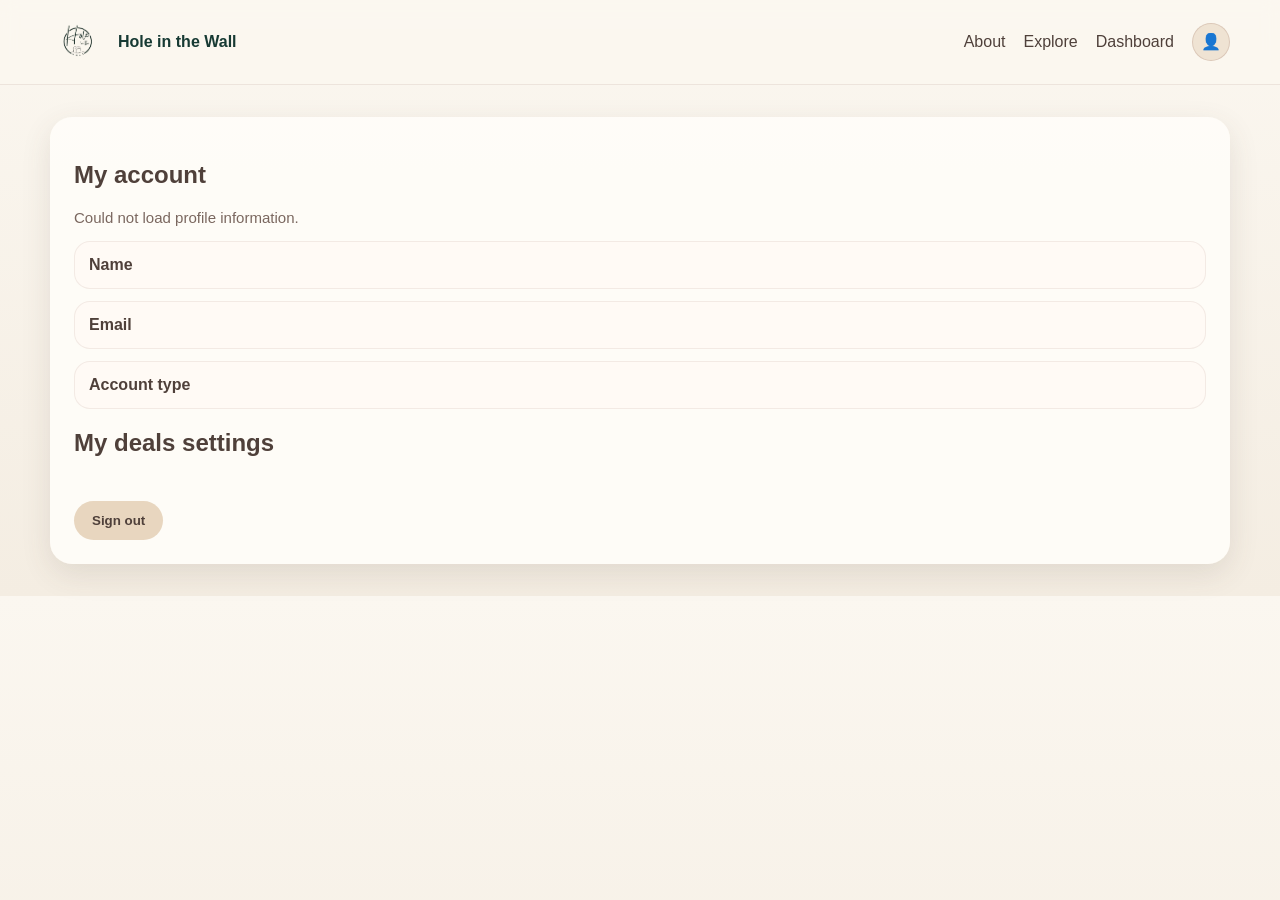
<file: frontend/profile.html>
<!DOCTYPE html>
<html lang="en">

<head>
  <meta charset="UTF-8">
  <meta name="viewport" content="width=device-width, initial-scale=1.0">

  <script>
    (function () {
      var h = location.hostname;
      if (h !== 'localhost' && h !== '127.0.0.1') {
        window.APP_API_BASE_OVERRIDE = 'https://hole-in-the-wall.onrender.com/api';
      }
    })();
  </script>

  <title>My Profile | Hole in the Wall</title>
  <link rel="stylesheet" href="assets/css/styles.css">
</head>

<body>
  <header class="topbar">
    <div class="container nav">
      <a class="brand" href="index.html">
        <img src="assets/images/logo.png" alt="Hole in the Wall logo">
        <span>Hole in the Wall</span>
      </a>
      <nav class="nav-links">
        <a href="about.html">About</a>
        <a href="explore.html">Explore</a>
        <a id="dashboard-link" href="index.html">Dashboard</a>
        <a href="profile.html" class="profile-icon" title="My profile" aria-label="My profile">👤</a>
      </nav>
    </div>
  </header>

  <main class="container section">
    <section class="panel" style="padding: 24px;">
      <h1>My account</h1>
      <p id="profile-message" class="helper"></p>

      <div class="table-like">
        <div class="table-row"><strong>Name</strong><span id="profile-name"></span><span></span></div>
        <div class="table-row"><strong>Email</strong><span id="profile-email"></span><span></span></div>
        <div class="table-row"><strong>Account type</strong><span id="profile-type"></span><span></span></div>
      </div>

      <h2 style="margin-top:20px;">My deals settings</h2>
      <div id="profile-deals" class="table-like"></div>

      <div class="cta-row">
        <button id="logout-btn" class="btn btn-secondary" type="button">Sign out</button>
      </div>
    </section>
  </main>

  <script src="assets/js/api-config.js?v=1"></script>
  <script src="assets/js/profile.js?v=1"></script>
</body>

</html>
</file>
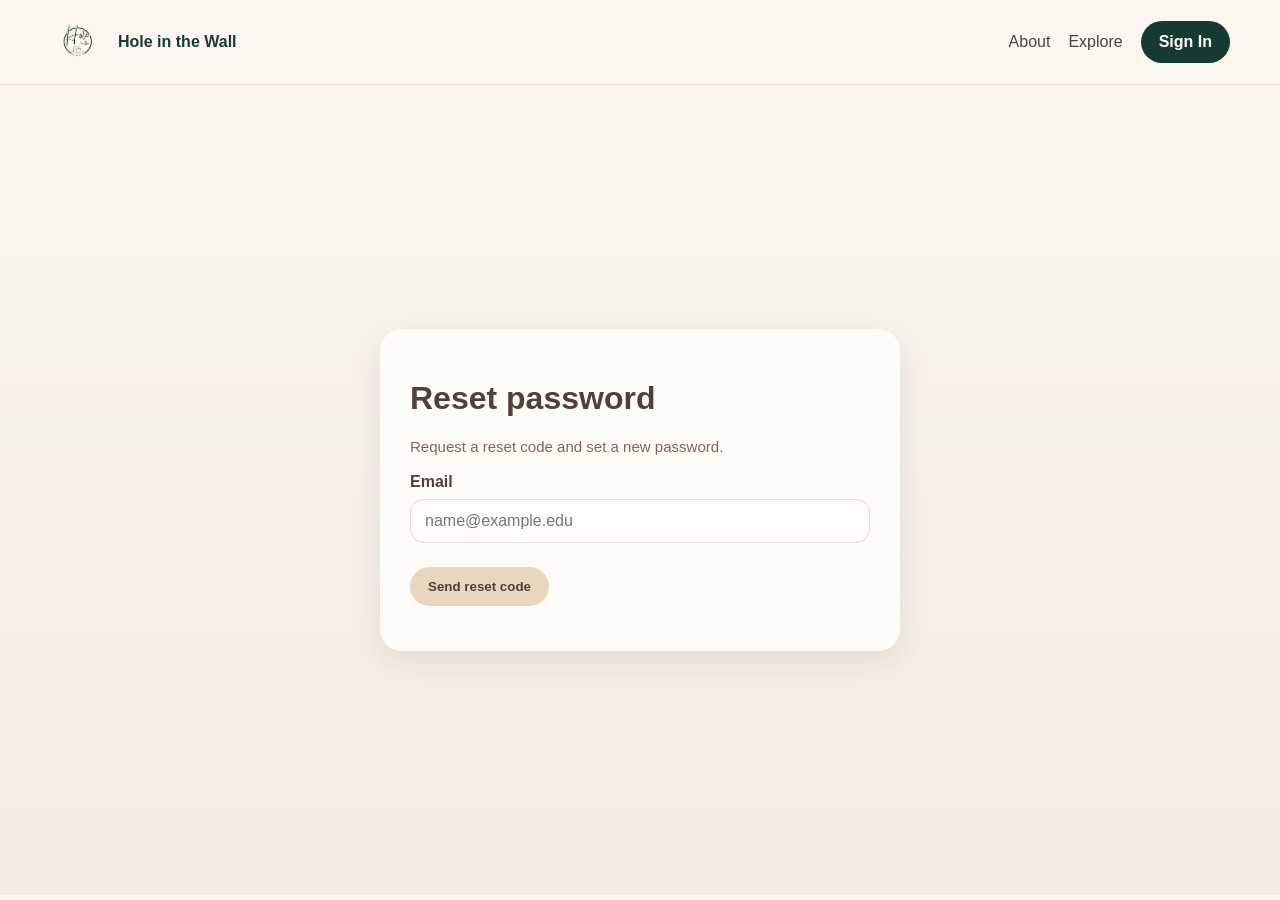
<file: frontend/reset-password.html>
<!DOCTYPE html>
<html lang="en">
<head>
  <meta charset="UTF-8">
  <meta name="viewport" content="width=device-width, initial-scale=1.0">

  <script>
  (function () {
    var h = location.hostname;
    if (h !== 'localhost' && h !== '127.0.0.1') {
      window.APP_API_BASE_OVERRIDE = 'https://hole-in-the-wall.onrender.com/api';
    }
  })();
  </script>

  <title>Reset Password | Hole in the Wall</title>
  <link rel="stylesheet" href="assets/css/styles.css">
</head>
<body>
  <header class="topbar">
    <div class="container nav">
      <a class="brand" href="index.html">
        <img src="assets/images/logo.png" alt="Hole in the Wall logo">
        <span>Hole in the Wall</span>
      </a>
      <nav class="nav-links">
        <a href="about.html">About</a>
        <a href="explore.html">Explore</a>
        <a href="login.html" class="btn btn-primary">Sign In</a>
      </nav>
    </div>
  </header>

  <main class="auth-wrap container">
    <div class="auth-card">
      <h1>Reset password</h1>
      <p class="helper">Request a reset code and set a new password.</p>

      <form id="reset-form">
        <div id="reset-step-email">
          <label for="reset-email">Email</label>
          <input id="reset-email" type="email" placeholder="name@example.edu" required>

          <div class="cta-row">
            <button id="send-reset-code" class="btn btn-secondary" type="button">Send reset code</button>
          </div>
        </div>

        <div id="reset-send-status" class="status-screen" aria-live="polite">
          <div id="reset-send-icon" class="status-icon sending">...</div>
          <p id="reset-send-text" class="helper">Sending reset code...</p>
        </div>

        <div id="reset-step-confirm" style="display:none;">
          <label for="reset-code">6-digit code</label>
          <input id="reset-code" type="text" inputmode="numeric" pattern="^[0-9]{6}$" placeholder="000000" required>

          <label for="new-password">New password</label>
          <input id="new-password" type="password" placeholder="Create a new password" required>

          <div class="cta-row">
            <button class="btn btn-primary" type="submit">Reset password</button>
            <a class="btn btn-secondary" href="login.html">Back to login</a>
          </div>
        </div>
      </form>

      <p id="reset-message" class="helper"></p>
    </div>
  </main>

  <script src="assets/js/api-config.js?v=1"></script>
  <script src="assets/js/reset-password.js?v=1"></script>
</body>
</html>
</file>
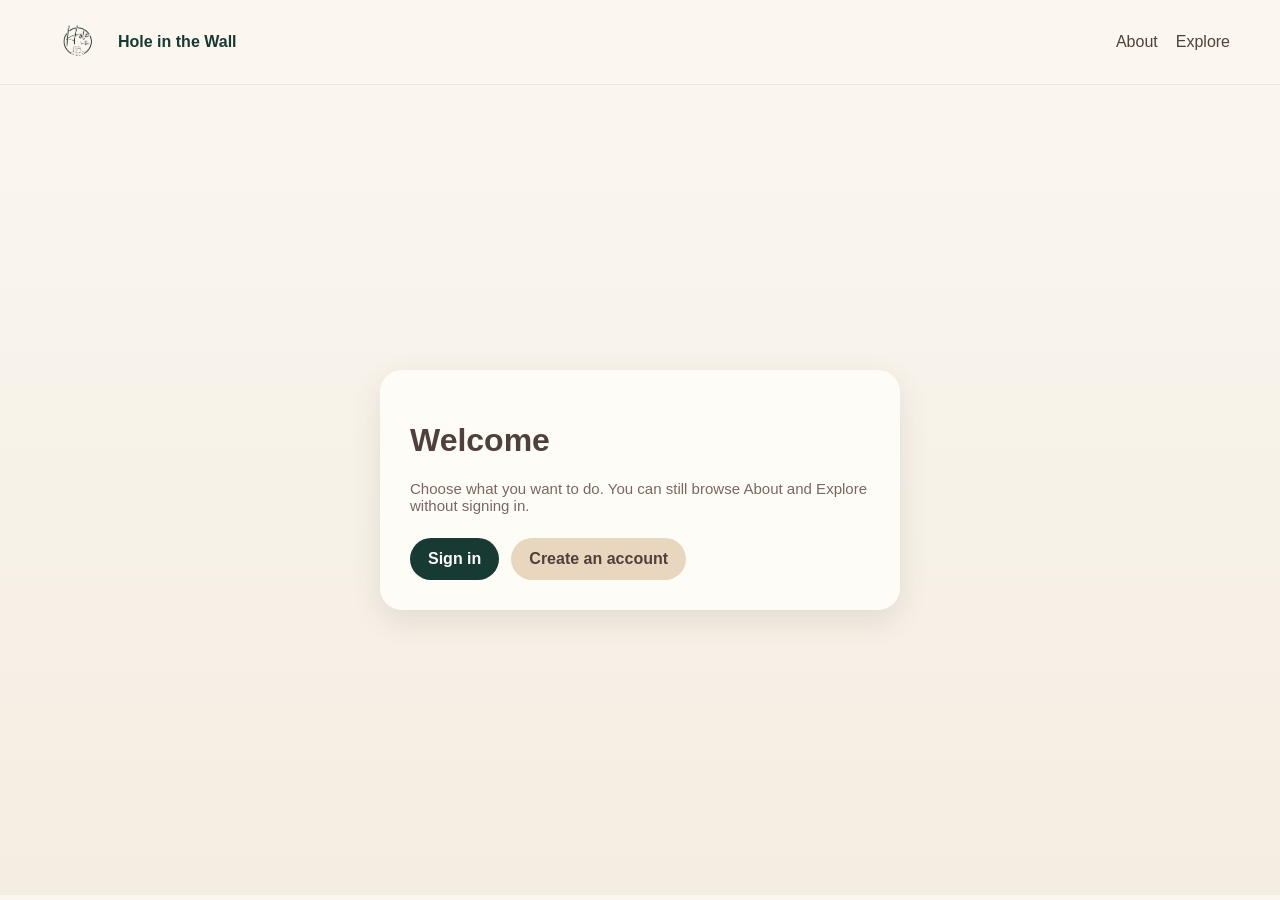
<file: frontend/sign-in.html>
<!DOCTYPE html>
<html lang="en">

<head>
  <meta charset="UTF-8">
  <meta name="viewport" content="width=device-width, initial-scale=1.0">

  <script>
    (function () {
      var h = location.hostname;
      if (h !== 'localhost' && h !== '127.0.0.1') {
        window.APP_API_BASE_OVERRIDE = 'https://hole-in-the-wall.onrender.com/api';
      }
    })();
  </script>

  <title>Sign In | Hole in the Wall</title>
  <link rel="stylesheet" href="assets/css/styles.css">
</head>

<body>
  <header class="topbar">
    <div class="container nav">
      <a class="brand" href="index.html">
        <img src="assets/images/logo.png" alt="Hole in the Wall logo">
        <span>Hole in the Wall</span>
      </a>
      <nav class="nav-links">
        <a href="about.html">About</a>
        <a href="explore.html">Explore</a>
      </nav>
    </div>
  </header>

  <main class="auth-wrap container">
    <div class="auth-card">
      <h1>Welcome</h1>
      <p class="helper">Choose what you want to do. You can still browse About and Explore without signing in.</p>

      <div class="cta-row" style="justify-content: flex-start; gap: 12px;">
        <a class="btn btn-primary" href="login.html">Sign in</a>
        <a class="btn btn-secondary" href="signup.html">Create an account</a>
      </div>
    </div>
  </main>
</body>

</html>
</file>
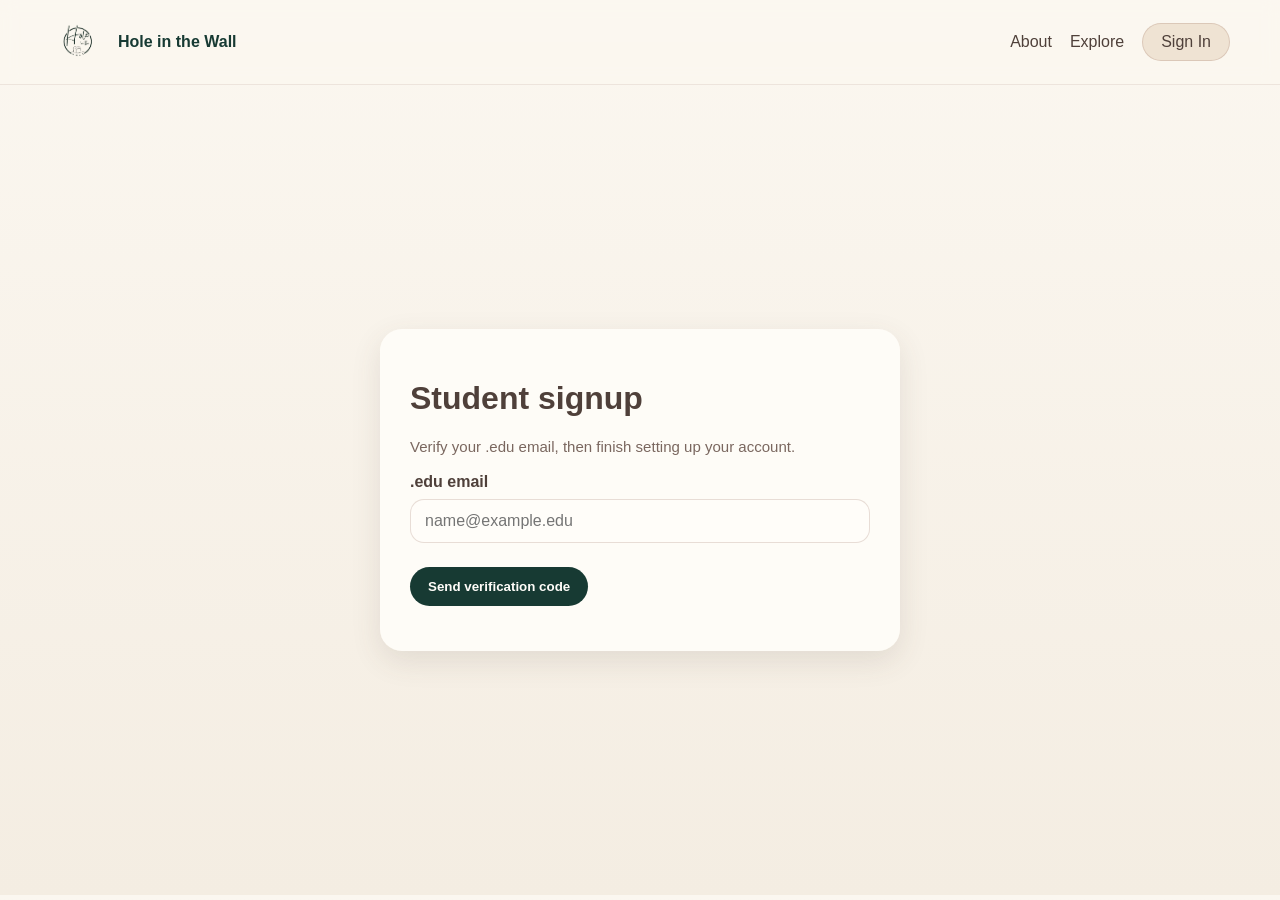
<file: frontend/signup-student.html>
<!DOCTYPE html>
<html lang="en">

<head>
  <meta charset="UTF-8">
  <meta name="viewport" content="width=device-width, initial-scale=1.0">

  <script>
  (function () {
    var h = location.hostname;
    if (h !== 'localhost' && h !== '127.0.0.1') {
      window.APP_API_BASE_OVERRIDE = 'https://hole-in-the-wall.onrender.com/api';
    }
  })();
  </script>

  <title>Student Signup | Hole in the Wall</title>
  <link rel="stylesheet" href="assets/css/styles.css">
</head>

<body>
  <header class="topbar">
    <div class="container nav">
      <a class="brand" href="index.html">
        <img src="assets/images/logo.png" alt="Hole in the Wall logo">
        <span>Hole in the Wall</span>
      </a>
      <nav class="nav-links">
        <a href="about.html">About</a>
        <a href="explore.html">Explore</a>
        <a href="login.html" class="sign-in">Sign In</a>
      </nav>
    </div>
  </header>

  <main class="auth-wrap container">
    <div id="student-signup-card" class="auth-card">
      <h1>Student signup</h1>
      <p class="helper">Verify your .edu email, then finish setting up your account.</p>

      <form id="student-verify-form">
        <div id="step-email">
          <label for="student-email">.edu email</label>
          <input id="student-email" type="email" placeholder="name@example.edu" required>
          <div class="cta-row">
            <button id="student-send-code" class="btn btn-primary" type="button">Send verification code</button>
          </div>
        </div>

        <div id="step-code" style="display:none;">
          <label for="student-code">6-digit code</label>
          <input id="student-code" type="text" inputmode="numeric" pattern="^[0-9]{6}$" placeholder="000000">
          <div class="cta-row">
            <button id="student-code-continue" class="btn btn-primary" type="button">Continue</button>
          </div>
        </div>

        <div id="step-profile" style="display:none;">
          <label for="student-name">Name</label>
          <input id="student-name" type="text" placeholder="Jane Student">

          <label for="student-password">Password</label>
          <input id="student-password" type="password" placeholder="Create a password">

          <h2>Preferences</h2>
          <label for="campus-name">Campus name</label>
          <input id="campus-name" type="text" placeholder="Start typing your school…" list="school-list" />
          <datalist id="school-list"></datalist>

          <label>Preferred categories</label>
          <div class="checkbox-row">
            <label><input type="checkbox" class="pref-category" value="Bakery"> Bakery</label>
            <label><input type="checkbox" class="pref-category" value="Cafe"> Cafe</label>
            <label><input type="checkbox" class="pref-category" value="Late Night"> Late Night</label>
          </div>

          <label for="preference-notes">Notes (optional)</label>
          <textarea id="preference-notes" placeholder="What deals do you look for?"></textarea>

          <div class="cta-row">
            <button id="student-create-account" class="btn btn-primary" type="button">Create account</button>
            <a class="btn btn-secondary" href="login.html" style="text-decoration:none;">I already have an account</a>
          </div>
        </div>
      </form>

      <p id="auth-message" class="helper"></p>
    </div>

    <div id="student-waiting-card" class="auth-card" style="display:none;">
      <h1>Email verification</h1>
      <div id="student-send-status" class="status-screen active" aria-live="polite">
        <div id="student-send-icon" class="status-icon sending">...</div>
        <p id="student-send-text" class="helper">Sending verification code...</p>
      </div>
      <div class="cta-row">
        <a id="student-signin-now" class="btn btn-primary" href="login.html" style="display:none;">Sign in now</a>
        <button id="student-back-to-signup" class="btn btn-secondary" type="button">Back</button>
      </div>
    </div>
  </main>

  <script src="assets/js/api-config.js?v=1"></script>
  <script src="assets/js/schools.js?v=1"></script>
  <script src="assets/js/signup-student.js?v=4"></script>
</body>

</html>
</file>
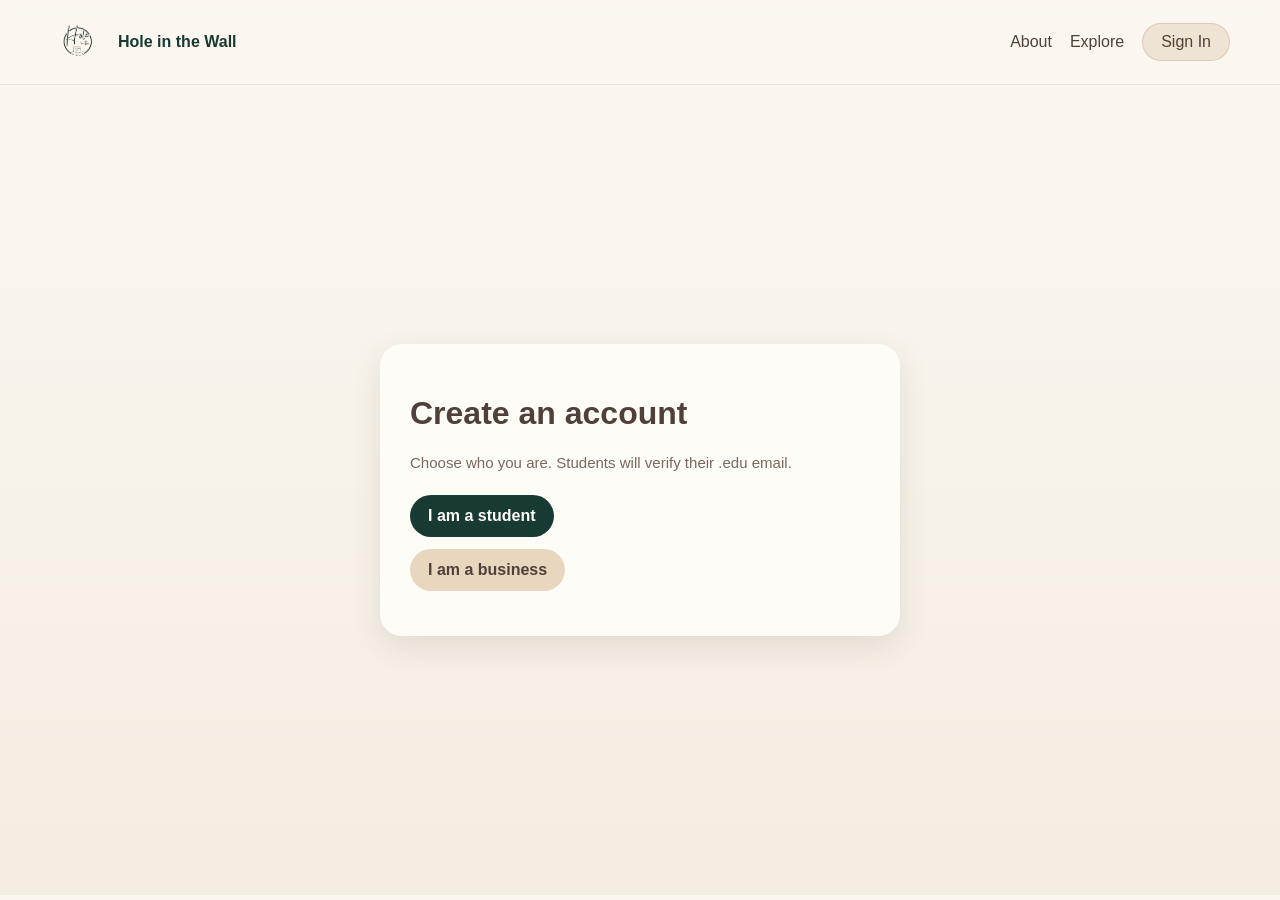
<file: frontend/signup.html>
<!DOCTYPE html>
<html lang="en">

<head>
  <meta charset="UTF-8">
  <meta name="viewport" content="width=device-width, initial-scale=1.0">

  <script>
  (function () {
    var h = location.hostname;
    if (h !== 'localhost' && h !== '127.0.0.1') {
      window.APP_API_BASE_OVERRIDE = 'https://hole-in-the-wall.onrender.com/api';
    }
  })();
  </script>

  <title>Create Account | Hole in the Wall</title>
  <link rel="stylesheet" href="assets/css/styles.css">
</head>

<body>
  <header class="topbar">
    <div class="container nav">
      <a class="brand" href="index.html">
        <img src="assets/images/logo.png" alt="Hole in the Wall logo">
        <span>Hole in the Wall</span>
      </a>
      <nav class="nav-links">
        <a href="about.html">About</a>
        <a href="explore.html">Explore</a>
        <a href="login.html" class="sign-in">Sign In</a>
      </nav>
    </div>
  </header>

  <main class="auth-wrap container">
    <div class="auth-card">
      <h1>Create an account</h1>
      <p class="helper">Choose who you are. Students will verify their .edu email.</p>

      <div class="cta-row" style="flex-direction: column; gap: 12px; align-items: flex-start;">
        <a class="btn btn-primary" href="signup-student.html">I am a student</a>
        <a class="btn btn-secondary" href="business-inquiry.html">I am a business</a>
      </div>

      <p id="auth-message" class="helper"></p>
    </div>
  </main>
</body>

</html>
</file>
<file: frontend/assets/css/styles.css>
:root {
  --cream: #f4ede2;
  --beige: #e8d6bf;
  --brown: #8b5b4c;
  --deep-green: #173a33;
  --olive: #74896a;
  --text: #4f403a;
  --white: #fffdf9;
  --shadow: 0 10px 30px rgba(79, 64, 58, 0.12);
  --radius: 22px;
}

* {
  box-sizing: border-box;
}

vertical {
  display: flex;
  flex-direction: column;
  gap: 50px;
}

body {
  margin: 0;
  font-family: Arial, Helvetica, sans-serif;
  color: var(--text);
  background: linear-gradient(180deg, #fbf7f0 0%, #f4ede2 100%);
}

a {
  color: inherit;
  text-decoration: none;
}

img {
  max-width: 100%;
  display: block;
}

.container {
  width: min(1180px, calc(100% - 32px));
  margin: 0 auto;
}

.topbar {
  position: sticky;
  top: 0;
  z-index: 50;
  backdrop-filter: blur(8px);
  background: rgba(251, 247, 240, 0.88);
  border-bottom: 1px solid rgba(139, 91, 76, 0.12);
}

.nav {
  display: flex;
  align-items: center;
  justify-content: space-between;
  gap: 16px;
  padding: 14px 0;
}

.brand {
  display: flex;
  align-items: center;
  gap: 12px;
  font-weight: 700;
  color: var(--deep-green);
}

.brand img {
  width: 56px;
  height: 56px;
  object-fit: contain;
}

.nav-links {
  display: flex;
  gap: 18px;
  align-items: center;
  flex-wrap: wrap;
}

.btn,
button {
  border: none;
  cursor: pointer;
  border-radius: 999px;
  padding: 12px 18px;
  font-weight: 700;
}

.btn-primary {
  background: var(--deep-green);
  color: var(--white);
}

.btn-secondary {
  background: var(--beige);
  color: var(--text);
}

.profile-icon {
  width: 38px;
  height: 38px;
  display: inline-flex;
  align-items: center;
  justify-content: center;
  border-radius: 999px;
  background: #efe3d3;
  border: 1px solid rgba(139, 91, 76, 0.2);
  font-size: 1rem;
  line-height: 1;
}

.status-screen {
  display: none;
  text-align: center;
  padding: 18px;
  border: 1px solid rgba(139, 91, 76, 0.2);
  border-radius: 16px;
  background: #fffaf5;
  margin-top: 14px;
}

.status-screen.active {
  display: block;
}

.status-icon {
  width: 52px;
  height: 52px;
  margin: 0 auto 10px;
  border-radius: 999px;
  display: grid;
  place-items: center;
  font-size: 1.4rem;
  font-weight: 700;
  color: #fff;
}

.status-icon.sending {
  background: var(--olive);
  animation: pulse-status 1.1s infinite ease-in-out;
}

.status-icon.sent {
  background: var(--deep-green);
}

@keyframes pulse-status {
  0% { transform: scale(1); opacity: 1; }
  50% { transform: scale(1.05); opacity: 0.75; }
  100% { transform: scale(1); opacity: 1; }
}

.sign-in {
  /* width: 38px; */
  padding: 12px 18px;
  height: 38px;
  display: inline-flex;
  align-items: center;
  justify-content: center;
  border-radius: 999px;
  background: #efe3d3;
  border: 1px solid rgba(139, 91, 76, 0.2);
  font-size: 1rem;
  line-height: 1;
}

.hero {
  padding: 56px 0 32px;
}

.hero-grid {
  display: grid;
  grid-template-columns: 1.2fr 0.8fr;
  gap: 28px;
  align-items: center;
}

.hero-card,
.card,
.panel,
.auth-card {
  background: rgba(255, 253, 249, 0.92);
  border-radius: var(--radius);
  box-shadow: var(--shadow);
}

.hero-card {
  padding: 40px;
}

.hero h1,
.page-title {
  font-size: clamp(2.3rem, 5vw, 4.5rem);
  line-height: 0.95;
  color: var(--brown);
  margin: 0 0 18px;
}

.subtitle {
  font-size: 1.1rem;
  line-height: 1.7;
  max-width: 64ch;
}

.badges,
.filter-row {
  display: flex;
  gap: 10px;
  flex-wrap: wrap;
  margin-top: 20px;
}

.badge,
.filter-chip {
  padding: 10px 14px;
  border-radius: 999px;
  background: #f2e2d1;
  color: var(--brown);
  font-size: 0.95rem;
}

.filter-chip {
  border: 1px solid transparent;
  cursor: pointer;
}

.filter-chip.is-active {
  outline: 2px solid rgba(23, 58, 51, 0.22);
  transform: translateY(-1px);
}

/* Explore filter colors (same warm/earth palette family). */
.chip-deals {
  background: #f5dfc6;
  color: #7a3f19;
  border-color: #e9c9a5;
}

.chip-catering {
  background: #dce8d8;
  color: #2f5448;
  border-color: #c2d8bc;
}

.chip-fundraising {
  background: #e7ddcf;
  color: #5b4a40;
  border-color: #d7c8b4;
}

.chip-meals {
  background: #f8ead7;
  color: #7b4d26;
  border-color: #ead2b3;
}

.chip-drinks {
  background: #d8e8e4;
  color: #2a5a52;
  border-color: #c0dad2;
}

.chip-dessert {
  background: #f3dfe7;
  color: #6a4358;
  border-color: #e7c8d6;
}

.section {
  padding: 32px 0;
}

.grid-3 {
  display: grid;
  grid-template-columns: repeat(3, 1fr);
  gap: 20px;
}

.card {
  padding: 22px;
  margin: 0, 14px 0;
}

.card h3 {
  margin-top: 0;
  color: var(--deep-green);
}

.cta-row {
  display: flex;
  gap: 14px;
  flex-wrap: wrap;
  margin-top: 24px;
}

.info-banner {
  display: grid;
  grid-template-columns: 2fr 1fr;
  gap: 18px;
  align-items: center;
  padding: 24px;
}

.info-banner img {
  border-radius: 18px;
}

.footer {
  padding: 32px 0 50px;
  color: #6b5951;
}

.auth-wrap {
  min-height: calc(100vh - 90px);
  display: grid;
  place-items: center;
  padding: 42px 0;
}

.auth-card {
  width: min(520px, 100%);
  padding: 30px;
}

label {
  display: block;
  margin: 18px 0 8px;
  font-weight: 700;
}

#map {
  height: 400px;
  width: 100%;
  border-radius: 12px;
}

input,
select,
textarea {
  width: 100%;
  border: 1px solid rgba(139, 91, 76, 0.2);
  border-radius: 14px;
  padding: 12px 14px;
  font: inherit;
  background: #fffdf9;
}

textarea {
  min-height: 120px;
  resize: vertical;
}

.helper {
  color: #7a675f;
  font-size: 0.94rem;
}

.split-layout {
  display: grid;
  grid-template-columns: 420px 1fr;
  gap: 18px;
  min-height: calc(100vh - 140px);
  padding-bottom: 26px;
}

/* Explore page layout: fill viewport below topbar with scrollable sidebar. */
.explore-main {
  width: 100vw;
  max-width: 100vw;
  padding: 0;
  margin: 0;
  height: calc(100vh - 86px);
}

.explore-main .split-layout {
  grid-template-columns: minmax(300px, 28%) 1fr;
  gap: 0;
  height: 100%;
  min-height: 0;
  padding: 0;
  margin: 0;
}

.explore-main .results-panel {
  background: #fffdf9;
  border-radius: 0;
  box-shadow: none;
  border-right: 1px solid rgba(139, 91, 76, 0.16);
  height: 100%;
  overflow-y: auto;
}

.explore-main .map-panel {
  background: transparent;
  border-radius: 0;
  box-shadow: none;
  height: 100%;
}

.explore-main #map {
  height: 100%;
  border-radius: 0;
}

.results-panel,
.map-panel,
.detail-layout,
.portal-layout {
  min-height: 70vh;
}

.results-panel {
  padding: 18px;
  overflow: auto;
}

.back-link {
  display: inline-flex;
  align-items: center;
  gap: 10px;
  margin: 4px 0 14px;
  font-weight: 700;
  color: var(--deep-green);
}

.back-link:hover {
  text-decoration: underline;
}

.search-box {
  display: grid;
  grid-template-columns: 1.1fr 0.9fr auto;
  gap: 10px;
  margin-bottom: 14px;
}

.result-card {
  display: grid;
  gap: 10px;
  border: 1px solid rgba(139, 91, 76, 0.12);
  border-radius: 18px;
  padding: 16px;
  margin-top: 14px;
  background: #fffdf9;
}

.result-card.is-clickable {
  cursor: pointer;
  transition: transform 120ms ease, box-shadow 120ms ease;
}

.result-card.is-clickable:hover {
  transform: translateY(-1px);
  box-shadow: 0 10px 26px rgba(79, 64, 58, 0.12);
}

.result-card .card-top {
  display: flex;
  align-items: flex-start;
  justify-content: space-between;
  gap: 10px;
}

.save-bookmark {
  appearance: none;
  width: 38px;
  height: 38px;
  display: inline-flex;
  align-items: center;
  justify-content: center;
  cursor: pointer;
  background: transparent;
  border: none;
  padding: 0;
}

.save-bookmark[disabled] {
  opacity: 0.6;
  cursor: not-allowed;
}

.save-bookmark svg {
  width: 20px;
  height: 20px;
  stroke: var(--text);
  fill: transparent;
  display: block;
}

.save-bookmark.is-saved {
  background: transparent;
}

.save-bookmark.is-saved svg {
  stroke: var(--deep-green);
  fill: rgba(23, 58, 51, 0.28);
}

.result-card h3 {
  margin: 0;
}

.meta {
  display: flex;
  gap: 8px;
  flex-wrap: wrap;
  color: #6d5b54;
  font-size: 0.95rem;
}

.map-panel {
  position: relative;
  background: linear-gradient(135deg, #efe4d4 0%, #dcc7ae 100%);
  border-radius: var(--radius);
  overflow: hidden;
  box-shadow: var(--shadow);
}

.fake-map {
  position: absolute;
  inset: 0;
  background-image:
    linear-gradient(rgba(255, 255, 255, 0.32) 1px, transparent 1px),
    linear-gradient(90deg, rgba(255, 255, 255, 0.32) 1px, transparent 1px);
  background-size: 70px 70px;
}

.pin {
  position: absolute;
  width: 18px;
  height: 18px;
  border-radius: 50% 50% 50% 0;
  transform: rotate(-45deg);
  background: var(--brown);
  border: 3px solid #fffaf4;
}

.pin::after {
  content: "";
  position: absolute;
  width: 6px;
  height: 6px;
  border-radius: 50%;
  background: #fffaf4;
  top: 3px;
  left: 3px;
}

.pin.active {
  background: var(--deep-green);
}

/* Leaflet custom pins by category color */
.custom-pin-wrapper {
  background: transparent;
  border: none;
}

.custom-pin {
  display: inline-block;
  width: 18px;
  height: 18px;
  border-radius: 50% 50% 50% 0;
  transform: rotate(-45deg);
  border: 3px solid #fffaf4;
  box-shadow: 0 2px 8px rgba(0, 0, 0, 0.25);
}

.detail-layout {
  display: grid;
  grid-template-columns: 1.2fr 0.8fr;
  gap: 20px;
}

.story-box,
.sidebar-box,
.portal-section {
  padding: 22px;
}

.photo-banner {
  height: 260px;
  border-radius: 20px;
  background: linear-gradient(135deg, #e9d0ae 0%, #f7eee1 100%);
  display: grid;
  place-items: center;
  color: var(--brown);
  font-size: 1.3rem;
  font-weight: 700;
}

.portal-layout {
  display: grid;
  grid-template-columns: 240px 1fr;
  gap: 18px;
}

.portal-sections {
  min-width: 0;
}

.sidebar-nav a.portal-nav.active {
  font-weight: 700;
  background: #e8d6bf;
}

.portal-banner {
  margin-bottom: 8px;
}

.portal-overview-grid {
  display: grid;
  grid-template-columns: repeat(auto-fit, minmax(240px, 1fr));
  gap: 16px;
}

.portal-overview-wide {
  grid-column: 1 / -1;
}

.portal-dl {
  display: grid;
  grid-template-columns: auto 1fr;
  gap: 8px 16px;
  margin: 0;
  font-size: 0.95rem;
}

.portal-dl dt {
  font-weight: 700;
  color: var(--deep-green);
}

.portal-dl dd {
  margin: 0;
}

.portal-pre-wrap {
  white-space: pre-wrap;
}

.portal-my-page-split {
  display: grid;
  grid-template-columns: 1fr 1fr;
  gap: 22px;
  align-items: start;
}

.portal-live-preview {
  border-radius: var(--radius);
  border: 1px solid rgba(139, 91, 76, 0.15);
  background: #fffdf9;
  overflow: hidden;
}

.portal-preview-inner {
  padding: 16px;
}

.portal-preview-hero img {
  width: 100%;
  height: 160px;
  object-fit: cover;
  border-radius: 14px;
  display: block;
  margin-bottom: 12px;
}

.portal-preview-hero-placeholder {
  width: 100%;
  height: 160px;
  border-radius: 14px;
  background: linear-gradient(135deg, #e9d0ae 0%, #f7eee1 100%);
  display: grid;
  place-items: center;
  color: var(--brown);
  font-size: 0.95rem;
  margin-bottom: 12px;
}

.portal-preview-gallery {
  display: flex;
  gap: 8px;
  overflow-x: auto;
  margin-bottom: 12px;
}

.portal-preview-gallery img {
  width: 72px;
  height: 72px;
  object-fit: cover;
  border-radius: 10px;
  flex-shrink: 0;
}

.portal-preview-name {
  margin: 10px 0 8px;
}

.portal-preview-sub {
  margin: 16px 0 8px;
  font-size: 1rem;
  color: var(--deep-green);
}

.portal-mini-card {
  margin-bottom: 10px;
  padding: 12px;
}

.portal-mini-deal {
  display: grid;
  grid-template-columns: auto 1fr;
  gap: 12px;
  align-items: start;
}

.portal-mini-thumb img {
  width: 56px;
  height: 56px;
  object-fit: cover;
  border-radius: 10px;
}

.portal-preview-meta {
  display: flex;
  gap: 8px;
  flex-wrap: wrap;
}

.muted {
  color: #8a7a72;
}

.portal-deals-toolbar {
  margin-bottom: 14px;
}

.portal-deals-grid {
  display: grid;
  grid-template-columns: repeat(auto-fill, minmax(200px, 1fr));
  gap: 14px;
  margin-bottom: 22px;
}

.portal-deal-tile {
  border-radius: 16px;
  border: 1px solid rgba(139, 91, 76, 0.12);
  background: #fffaf5;
  overflow: hidden;
  box-shadow: var(--shadow);
}

.portal-deal-thumb img {
  width: 100%;
  height: 120px;
  object-fit: cover;
  display: block;
}

.portal-deal-thumb-empty {
  height: 120px;
  display: grid;
  place-items: center;
  background: #efe4d4;
  color: #7b675f;
  font-size: 0.85rem;
}

.portal-deal-tile-body {
  padding: 12px;
}

.portal-deal-tile-actions {
  margin-top: 10px;
  display: flex;
  gap: 8px;
  flex-wrap: wrap;
}

.btn-small {
  padding: 8px 12px;
  font-size: 0.85rem;
}

.portal-deal-editor {
  margin-top: 10px;
}

.portal-danger-outline {
  border: 2px solid #c46a6a !important;
  background: transparent !important;
  color: #6b1d1d !important;
}

.portal-checkbox-full {
  display: flex;
  align-items: flex-start;
  gap: 10px;
  margin: 12px 0;
}

.portal-checkbox-full input {
  margin-top: 4px;
}

.portal-subhead {
  margin-top: 0;
  color: var(--deep-green);
}

.portal-address-wrap {
  position: relative;
}

.portal-address-suggestions {
  list-style: none;
  margin: 4px 0 0;
  padding: 4px 0;
  position: absolute;
  left: 0;
  right: 0;
  z-index: 40;
  max-height: 260px;
  overflow-y: auto;
  background: #fffdf9;
  border: 1px solid rgba(139, 91, 76, 0.22);
  border-radius: 12px;
  box-shadow: var(--shadow);
}

.portal-address-suggestions li {
  padding: 10px 14px;
  cursor: pointer;
  font-size: 0.92rem;
  line-height: 1.35;
  color: var(--text);
}

.portal-address-suggestions li:hover,
.portal-address-suggestions li[aria-selected='true'] {
  background: #f1dfcc;
}

.business-hero {
  border-radius: 22px;
  overflow: hidden;
  margin-bottom: 18px;
  box-shadow: var(--shadow);
}

.business-hero-empty {
  min-height: 200px;
  display: grid;
  place-items: center;
  background: linear-gradient(135deg, #e9d0ae 0%, #f7eee1 100%);
  color: var(--brown);
  font-weight: 700;
}

.business-hero-main img {
  width: 100%;
  max-height: 340px;
  object-fit: cover;
  display: block;
}

.business-hero-strip {
  display: flex;
  gap: 8px;
  padding: 10px;
  background: rgba(251, 247, 240, 0.96);
  overflow-x: auto;
}

.business-hero-thumb {
  border: none;
  padding: 0;
  cursor: pointer;
  border-radius: 12px;
  overflow: hidden;
  flex-shrink: 0;
}

.business-hero-thumb img {
  width: 72px;
  height: 72px;
  object-fit: cover;
  display: block;
}

.biz-deal-card {
  display: grid;
  grid-template-columns: auto 1fr;
  gap: 14px;
  align-items: start;
  margin-bottom: 12px;
}

.biz-deal-media img {
  width: 120px;
  height: 120px;
  object-fit: cover;
  border-radius: 14px;
}

.biz-deal-dates {
  color: #74896a;
  font-weight: 600;
}

/* Customer dashboard: seamless sections (no big cards). */
.customer-layout {
  display: grid;
  gap: 22px;
}

.customer-layout .panel {
  background: transparent;
  box-shadow: none;
  border: none;
  border-radius: 0;
  padding: 0;
}

.sidebar-nav {
  padding: 18px;
}

.sidebar-nav a {
  display: block;
  padding: 12px 14px;
  border-radius: 14px;
  margin-bottom: 10px;
}

.sidebar-nav a.active,
.sidebar-nav a:hover {
  background: #f1dfcc;
}

.table-like {
  display: grid;
  gap: 12px;
}

.table-row {
  display: grid;
  grid-template-columns: 1.4fr 1fr 1fr;
  gap: 14px;
  padding: 14px;
  border-radius: 16px;
  background: #fffaf5;
  border: 1px solid rgba(139, 91, 76, 0.1);
}

.small {
  font-size: 0.92rem;
  color: #7b675f;
}

/* Admin dashboard */
.admin-toolbar {
  display: flex;
  flex-wrap: wrap;
  gap: 12px;
  align-items: flex-end;
  margin-bottom: 22px;
}

.admin-toolbar label {
  display: flex;
  flex-direction: column;
  gap: 6px;
  font-size: 0.88rem;
  font-weight: 700;
  color: var(--deep-green);
}

.admin-toolbar input[type="password"],
.admin-toolbar input[type="text"] {
  min-width: 240px;
  padding: 10px 14px;
  border-radius: 12px;
  border: 1px solid rgba(139, 91, 76, 0.25);
  background: var(--white);
  font: inherit;
}

.admin-tabs {
  display: flex;
  gap: 10px;
  flex-wrap: wrap;
  margin-bottom: 18px;
}

.admin-tab {
  border: none;
  cursor: pointer;
  border-radius: 999px;
  padding: 10px 18px;
  font-weight: 700;
  background: var(--beige);
  color: var(--text);
}

.admin-tab.active {
  background: var(--deep-green);
  color: var(--white);
}

.admin-section {
  margin-bottom: 28px;
}

.admin-section h2 {
  margin: 0 0 12px;
  color: var(--deep-green);
  font-size: 1.25rem;
}

.admin-panels {
  display: grid;
  gap: 14px;
}

.admin-inquiry-card,
.admin-biz-card {
  padding: 16px 18px;
  border-radius: var(--radius);
  background: #fffaf5;
  border: 1px solid rgba(139, 91, 76, 0.12);
  box-shadow: var(--shadow);
}

.admin-inquiry-card header {
  display: flex;
  flex-wrap: wrap;
  justify-content: space-between;
  gap: 10px;
  align-items: baseline;
  margin-bottom: 10px;
}

.admin-inquiry-card h3 {
  margin: 0;
  font-size: 1.05rem;
}

.badge-warn {
  display: inline-block;
  padding: 4px 10px;
  border-radius: 999px;
  font-size: 0.78rem;
  font-weight: 700;
  background: #f3d5a5;
  color: #5c3d16;
}

.badge-muted {
  display: inline-block;
  padding: 4px 10px;
  border-radius: 999px;
  font-size: 0.78rem;
  font-weight: 700;
  background: #e6e0d8;
  color: #5c534c;
}

.badge-risk {
  display: inline-block;
  padding: 4px 10px;
  border-radius: 999px;
  font-size: 0.78rem;
  font-weight: 700;
  background: #f0c4c4;
  color: #6b1d1d;
}

.badge-ok {
  display: inline-block;
  padding: 4px 10px;
  border-radius: 999px;
  font-size: 0.78rem;
  font-weight: 700;
  background: #c8e2d4;
  color: #173a33;
}

.admin-table-wrap {
  overflow-x: auto;
  border-radius: var(--radius);
  border: 1px solid rgba(139, 91, 76, 0.12);
  background: #fffaf5;
}

.admin-table {
  width: 100%;
  border-collapse: collapse;
  font-size: 0.95rem;
}

.admin-table th,
.admin-table td {
  text-align: left;
  padding: 12px 14px;
  border-bottom: 1px solid rgba(139, 91, 76, 0.08);
  vertical-align: top;
}

.admin-table th {
  background: rgba(23, 58, 51, 0.06);
  font-weight: 700;
  color: var(--deep-green);
}

.admin-table tr:last-child td {
  border-bottom: none;
}

.admin-reasons {
  margin: 0;
  padding-left: 18px;
  color: #6b1d1d;
  font-size: 0.9rem;
}

.admin-blurb {
  margin: 8px 0 0;
  white-space: pre-wrap;
  color: #5c534c;
  font-size: 0.92rem;
  line-height: 1.45;
}

/* Admin confirmation toasts */
.admin-toast-root {
  position: fixed;
  bottom: 22px;
  right: 22px;
  z-index: 2000;
  display: flex;
  flex-direction: column;
  gap: 10px;
  align-items: flex-end;
  max-width: min(380px, calc(100vw - 28px));
  pointer-events: none;
}

.admin-toast {
  pointer-events: auto;
  margin: 0;
  padding: 14px 18px;
  border-radius: 16px;
  box-shadow: 0 12px 36px rgba(23, 58, 51, 0.18);
  border: 1px solid rgba(23, 58, 51, 0.12);
  background: #fffdf9;
  opacity: 0;
  transform: translateY(12px) scale(0.98);
  transition:
    opacity 0.28s ease,
    transform 0.28s ease;
}

.admin-toast--visible {
  opacity: 1;
  transform: translateY(0) scale(1);
}

.admin-toast--leave {
  opacity: 0;
  transform: translateY(8px) scale(0.98);
}

.admin-toast--approve {
  border-left: 4px solid #173a33;
}

.admin-toast--resend {
  border-left: 4px solid #74896a;
  background: linear-gradient(135deg, #fffdf9 0%, #f0f5ef 100%);
}

.admin-toast--error {
  border-left: 4px solid #a94442;
  background: #fff8f7;
}

.admin-toast-title {
  display: block;
  font-size: 0.98rem;
  font-weight: 700;
  color: var(--deep-green);
  margin-bottom: 6px;
}

.admin-toast--error .admin-toast-title {
  color: #6b1d1d;
}

.admin-toast-body {
  margin: 0;
  font-size: 0.9rem;
  line-height: 1.45;
  color: #5c534c;
}

.admin-toast--error .admin-toast-body {
  color: #5c3d3d;
}

@media (max-width: 960px) {

  .hero-grid,
  .grid-3,
  .split-layout,
  .detail-layout,
  .portal-layout,
  .info-banner {
    grid-template-columns: 1fr;
  }

  .search-box {
    grid-template-columns: 1fr;
  }

  .nav {
    align-items: flex-start;
    flex-direction: column;
  }

  .portal-layout {
    grid-template-columns: 1fr;
  }

  .portal-my-page-split {
    grid-template-columns: 1fr;
  }

  .admin-toast-root {
    left: 14px;
    right: 14px;
    align-items: stretch;
    max-width: none;
  }

  .biz-deal-card {
    grid-template-columns: 1fr;
  }

  .biz-deal-media img {
    width: 100%;
    height: 180px;
  }
}
</file>
